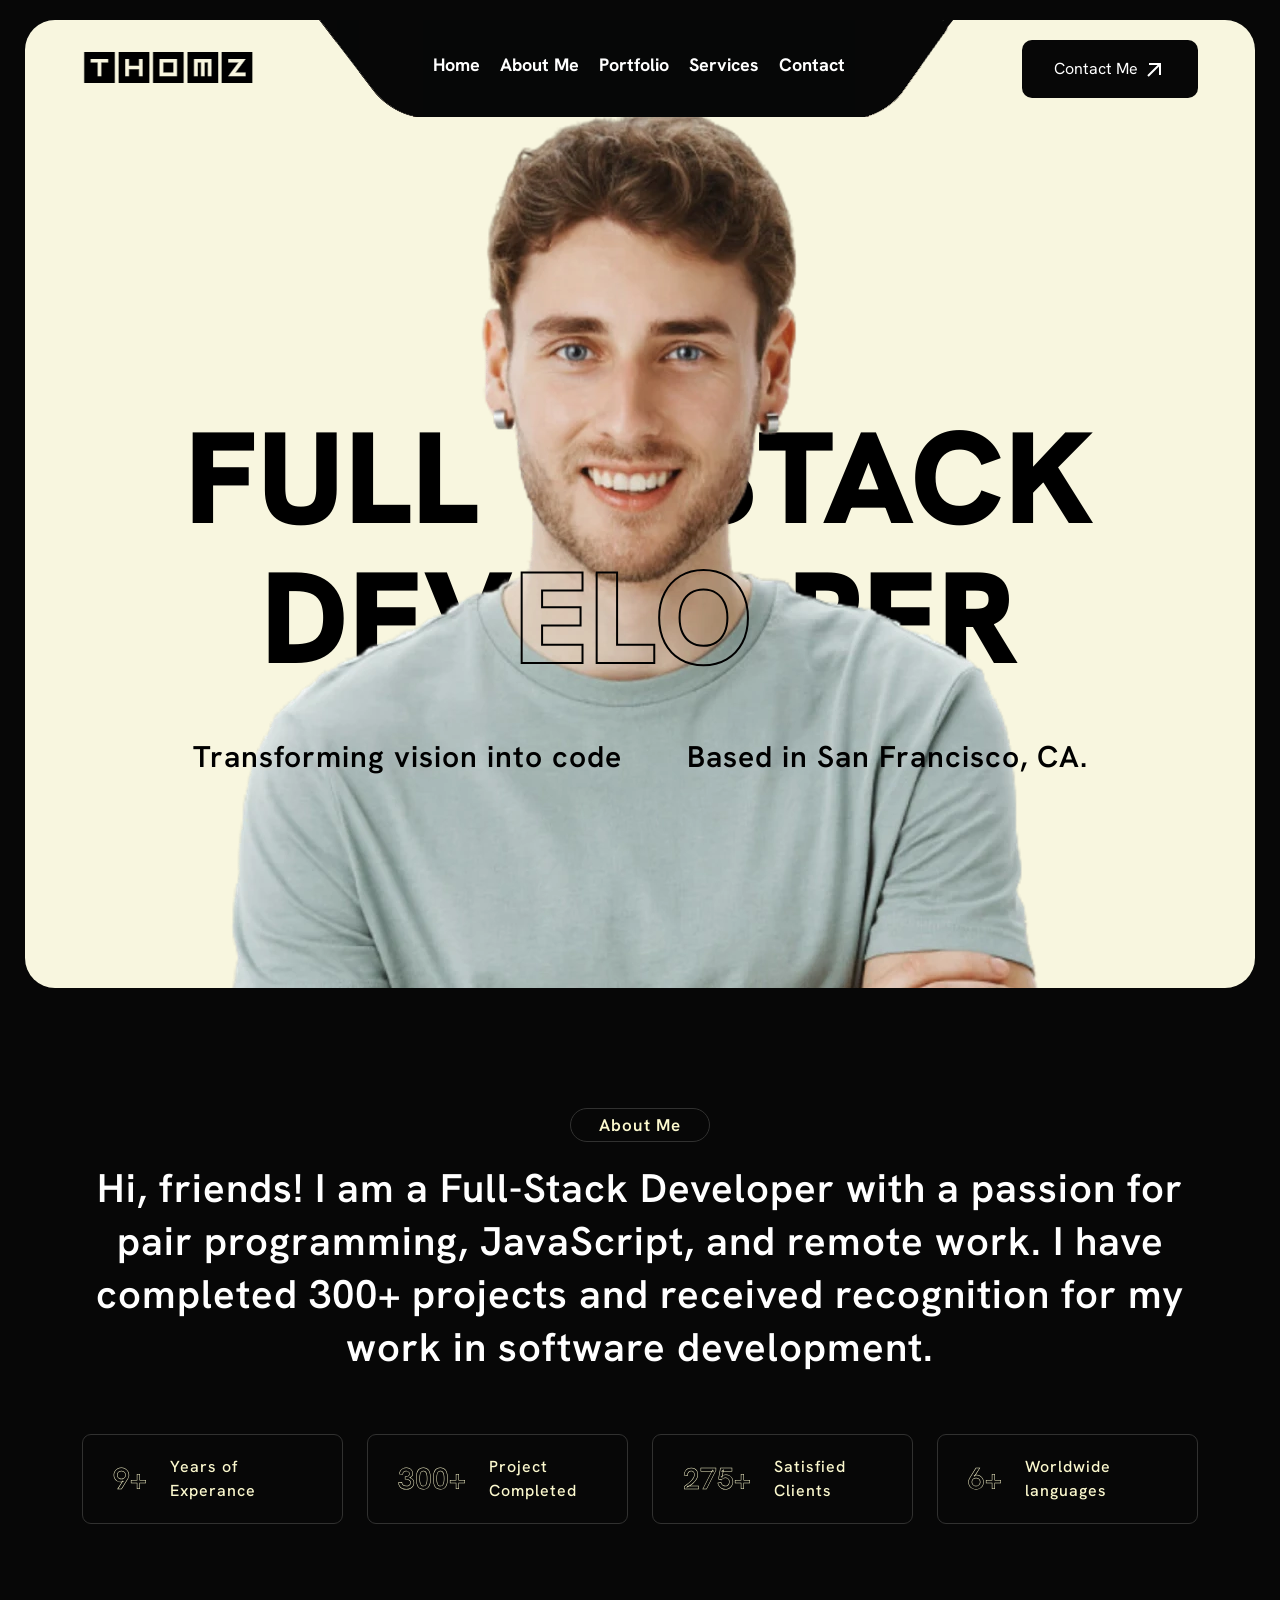
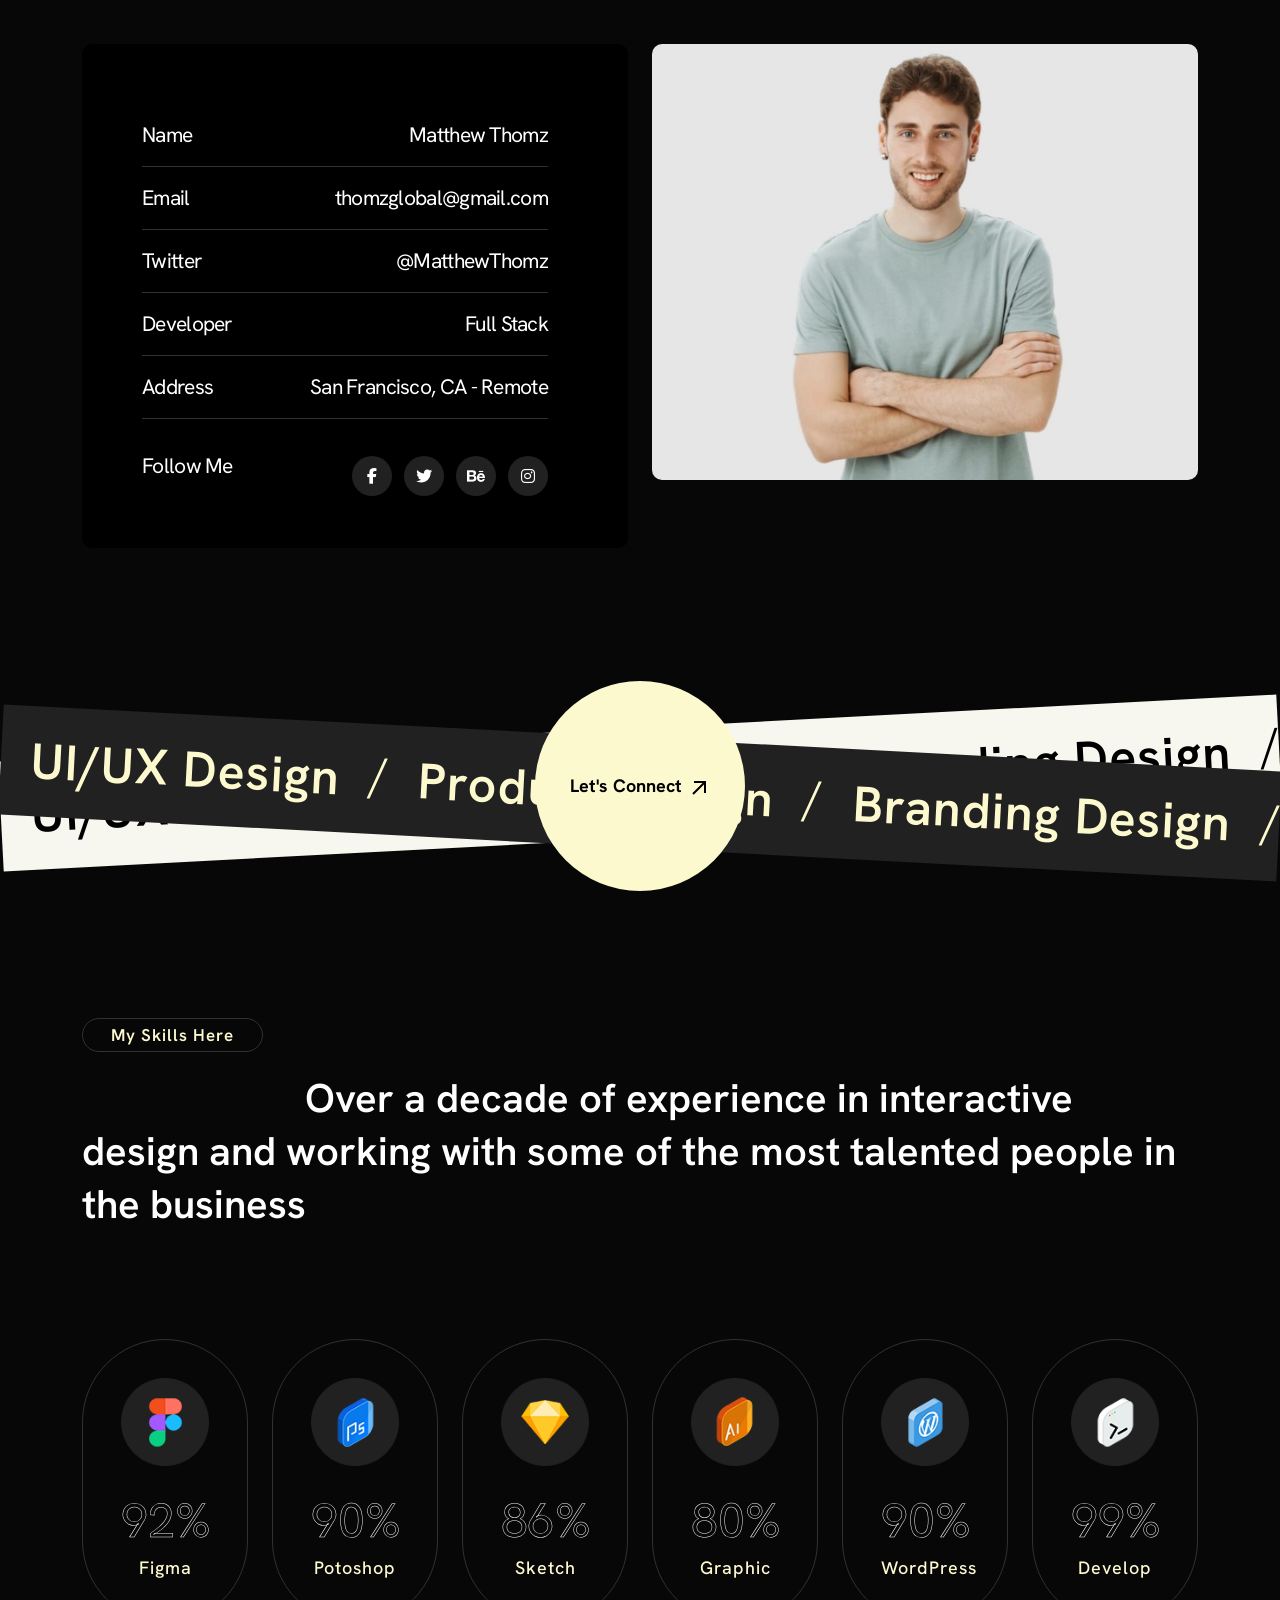
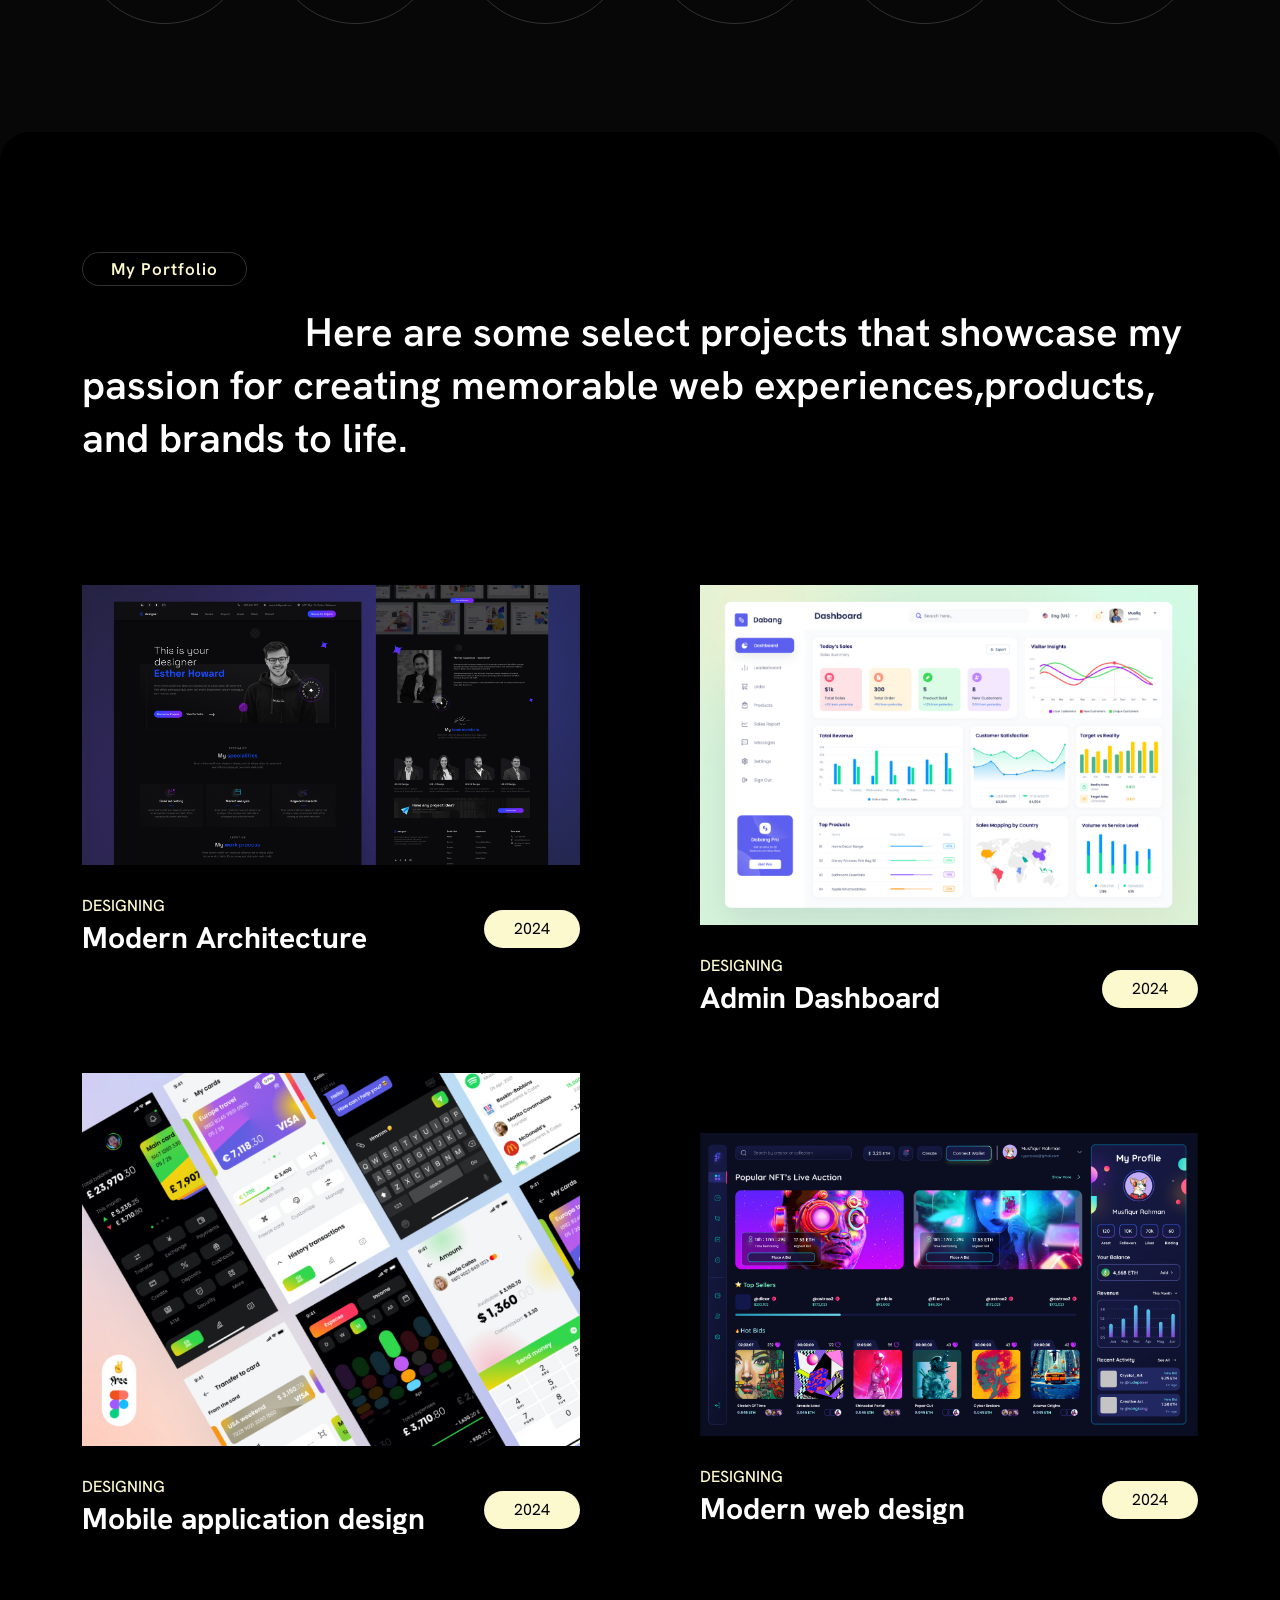
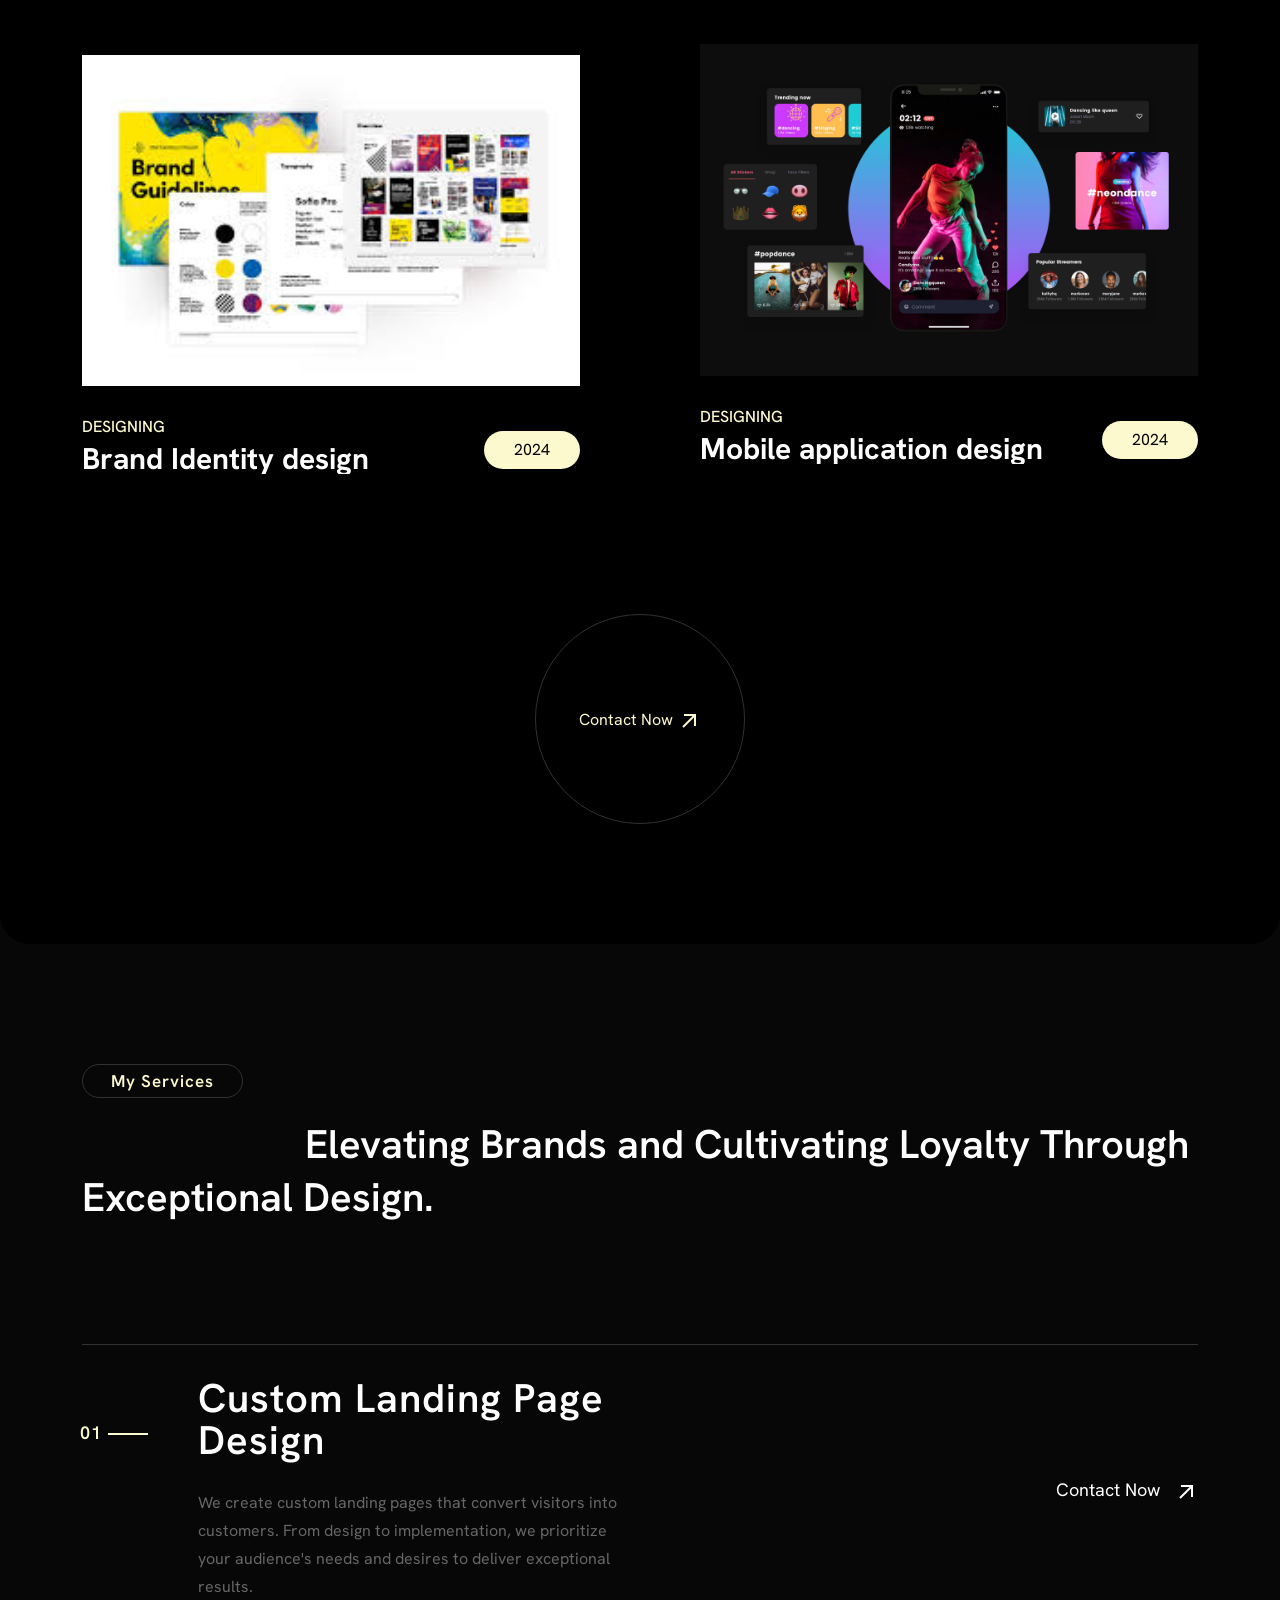
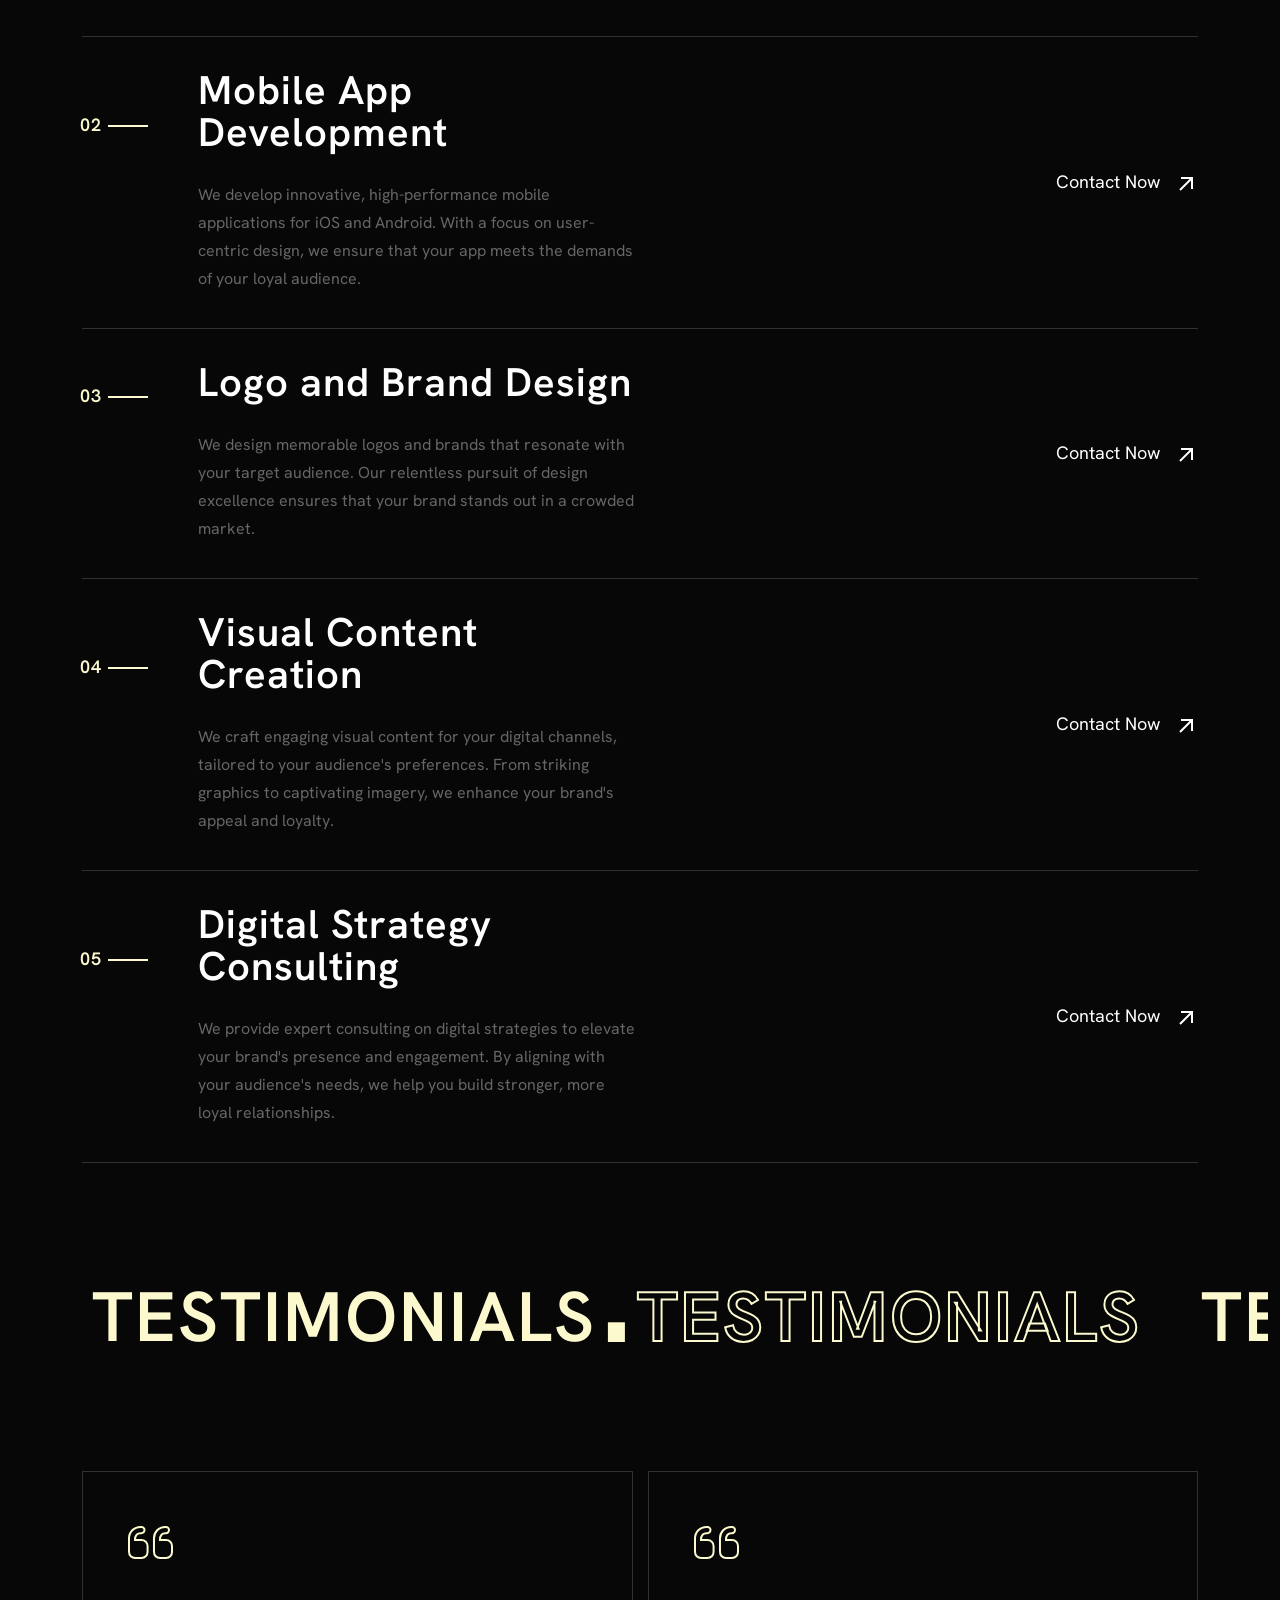
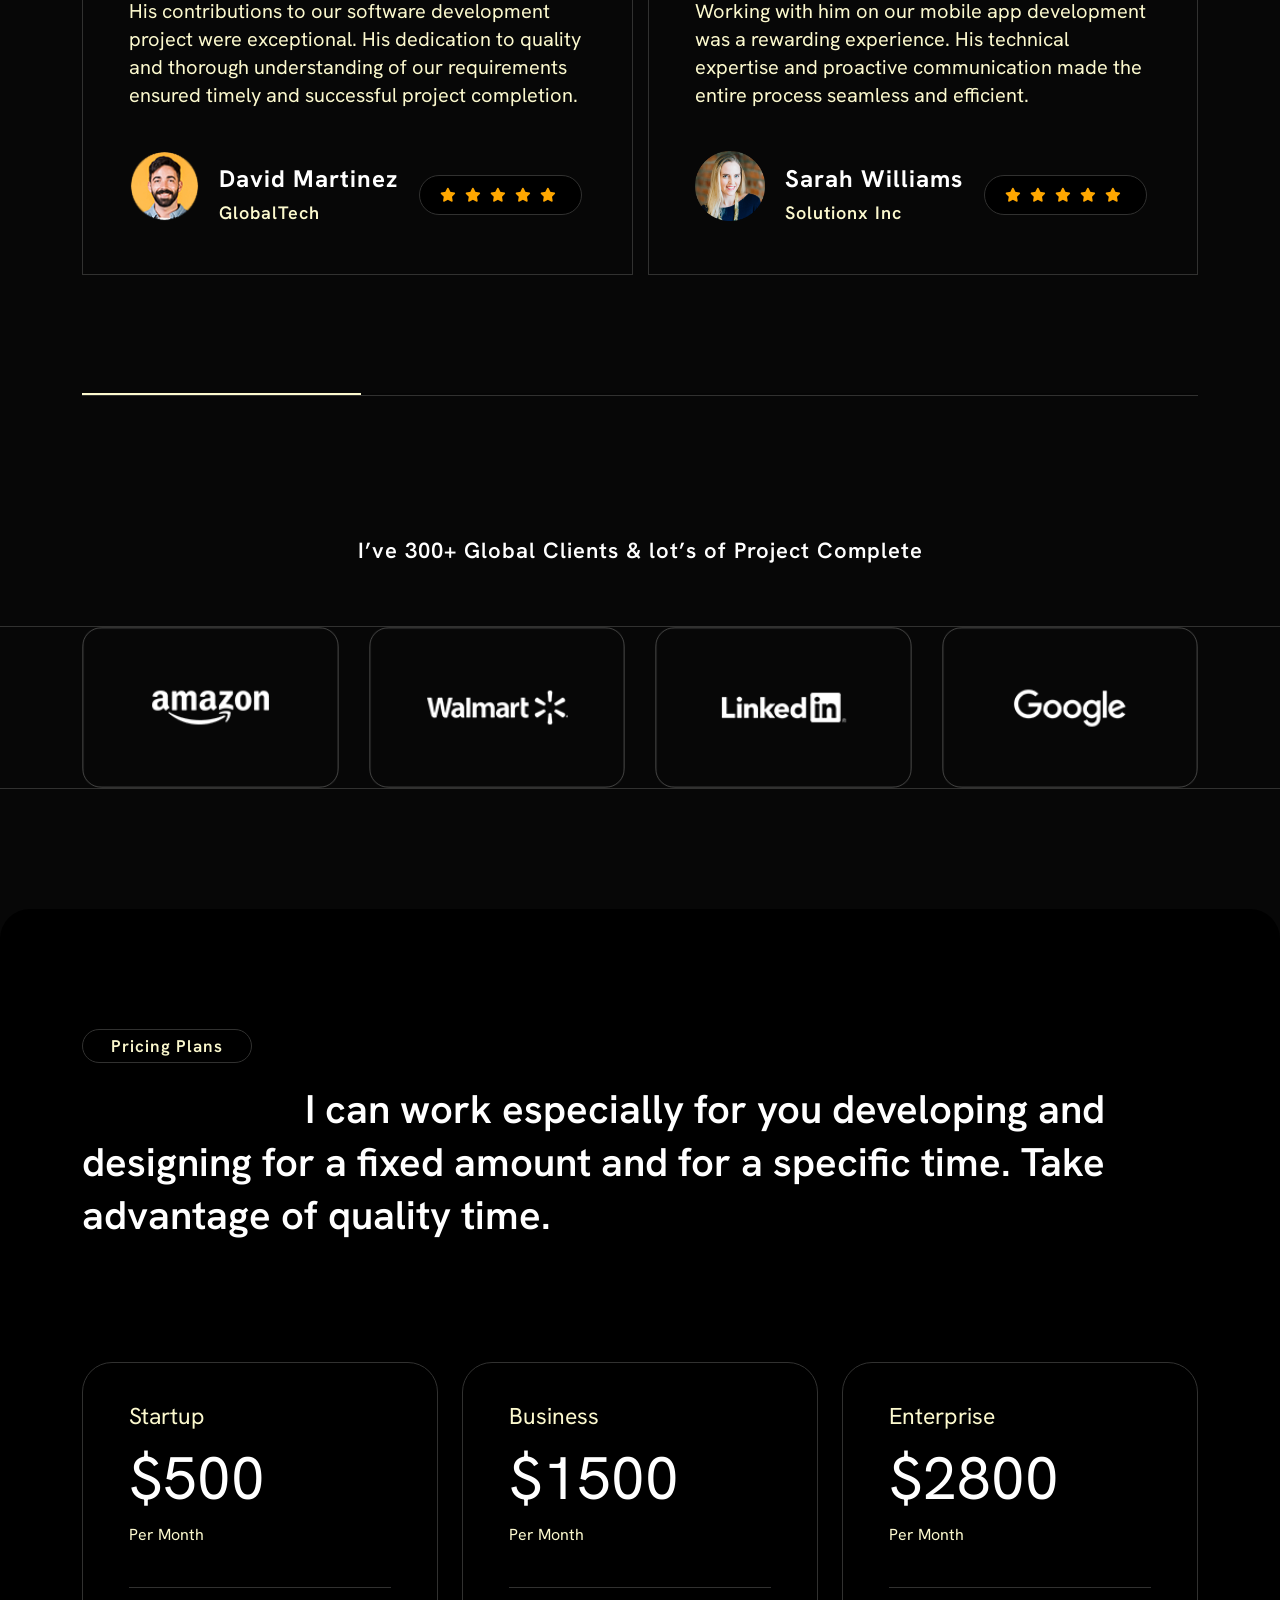
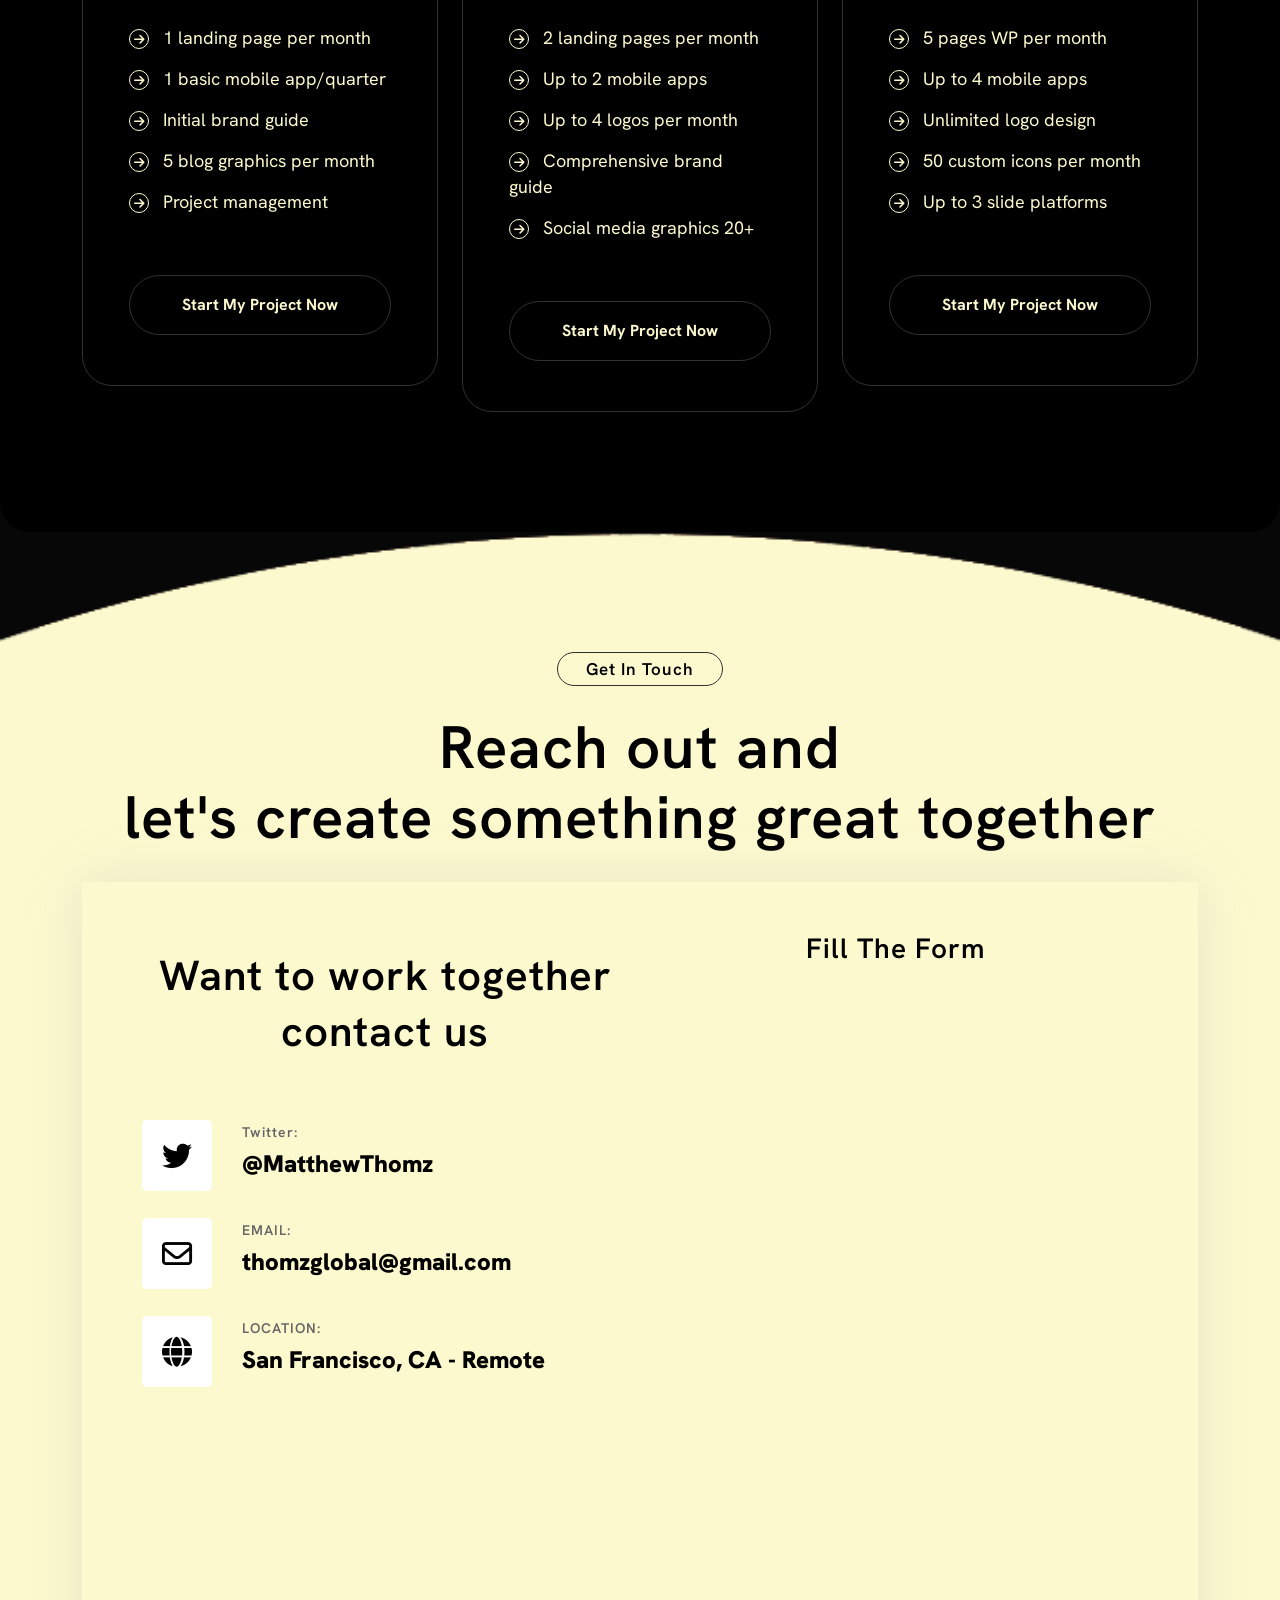
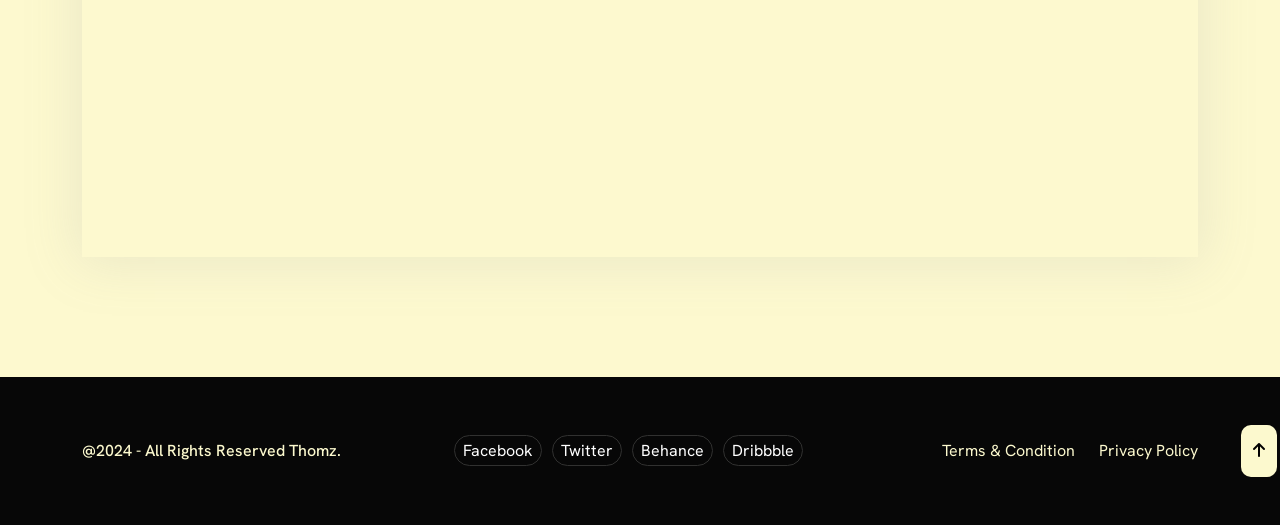
<file: index.html>
<!DOCTYPE html>
<html lang="en">
    
<head>
        <meta charset="UTF-8" />
        <meta http-equiv="X-UA-Compatible" content="IE=edge" />
        <meta name="viewport" content="width=device-width, initial-scale=1.0" />
        <meta name="description" content="Thomz - Freelance Developer">
        <meta name="author" content="Thomz">
        <!-- =============== PAGE TITLE =============== -->
        <title>Thomz - Freelance Developer</title>
        <!-- ============= FAVICON ICON ============= -->
        <link rel="shortcut icon" href="assets/img/favicon.png" />
        <!-- ============= CSS ============= -->
        <!-- BOOTSTRAP -->
        <link rel="stylesheet" href="assets/css/vendors/bootstrap.min.css" />
        <!-- ANIMATE -->
        <link rel="stylesheet" href="assets/css/vendors/animate.min.css" />
        <!-- FONT AWESOME -->
        <link rel="stylesheet" href="assets/css/vendors/all.min.css">
        <!-- CUBE PORTFOLIO -->
        <link rel="stylesheet" type="text/css" href="assets/css/vendors/cubeportfolio.min.css">
        <!-- SWIPER -->
        <link rel="stylesheet" href="assets/css/vendors/swiper.css" />
         <!--OWL -->
        <link rel="stylesheet" href="assets/css/vendors/owl.carousel.min.css" />
        <link rel="stylesheet" href="assets/css/vendors/owl.theme.default.min.css" />
        <!-- MAGNIFIC POPUP -->
        <link rel="stylesheet" href="assets/css/vendors/magnific-popup.css" type="text/css" />
        <!-- MAIN STYLE -->
        <link rel="stylesheet" href="assets/css/style.css" />
    </head>
    <!-- ============= BODY ============= -->
    <body id="body" data-spy="scroll" data-target=".one-page-header">
        
        <!-- ============= WRAPPER ============= -->
        <div class="wrapper">
   
            <!-- Cursor -->
	<div class="cursor"></div>
	<div class="cursor-follower"></div>
	<!-- Cursor End -->

            <!-- =============START HEADER ============= -->
            <header class="header-main-block header-style sticky-header">
                <div class="container">
                    <div class="cd-header-block">
                        <nav id="navigation" class="navigation">

                            <!-- Logo Area Start -->
                            <div class="nav-header">
                                <a class="nav-brand" href="index.html"><img src="assets/img/logo.png" alt="" class="img-fulid d-block" /> </a>
                                <div class="nav-toggle"></div>
                                <div class="overlay"></div>
                            </div>
                            <!-- End Logo Are -->
                            
                            <!-- Contact Are -->
                            <div class="header-contact page-scroll">
                                <a href="#contact">Contact Me  <svg xmlns="http://www.w3.org/2000/svg" width="20" height="20" class="sm_svg"><path d="M7 7h8.586L5.293 17.293l1.414 1.414L17 8.414V17h2V5H7v2z"/></svg> </a>
                            </div>
                            <!-- Contact Are -->
                            
                                <!-- Main Menus Wrapper -->
                            <div class="nav-menus-wrapper">
                                <img class="header-menu-bg" src="assets/img/menuleft.png" alt="Before">
                                <button type="button" class="close-nav">
                                <i class="fa-regular fa-circle-xmark"></i>
                            </button>
                                <ul class="nav-menu nav-menu-centered" id="mobile-menu">
                                    <li class="page-scroll"><a href="#body">Home</a></li>
                                    <li class="page-scroll"><a href="#about">About Me</a></li>
                                    <li class="page-scroll"><a href="#portfolio">Portfolio</a></li>
                                    <li class="page-scroll"><a href="#services">Services</a></li>
                                    <li class="page-scroll"><a href="#contact">Contact</a></li>
                                    <li class="menu-contact-list page-scroll"><a href="#contact">Contact</a></li>
                                </ul>
                                <img class="header-menu-bg" src="assets/img/menuright.png" alt="After">
                             <!-- Main Menus Wrapper -->
                            </div>
                        </nav>
                    </div>
                </div>
            </header>
            <!-- ============= END HEADER ========== -->


            <!-- ============= START BANNER BLOCK ============= -->
            <section class="banner-block clearfix" id="top">
                <div class="full-width-block">
                    <div class="container">
                        <div class="banner-block-content">
                            <div class="row align-items-center">
                                <div class="col col-xl-1 col-lg-1 col-md-1 col-12 order-md-1 order-2">
                                       
                                    </div>
                                <div class="col col-xl-10 col-lg-10 col-md-10 col-12 order-md-2 order-1 banner-center">
                                    <div class="banner-image"><img src="assets/img/banner1.webp" alt="" /></div>
                                    <div class="banner-content">
                                        <h1>FULL<span class="back-text"></span>&nbsp; ---STACK <br>DEV<span class="fornt-text">ELO</span> PER</h1>
                                    </div>
                                    <div class="banner-sub-content ">
                                     <div class="d-flex justify-content-lg-between align-items-center">
                                        <h3 class="text-left">Transforming vision into code</h3>
                                        <h3 class="text-right">Based in San Francisco, CA.</h3>
                                    </div>
                                   </div>
                                </div>
                                <div class="col col-xl-1 col-lg-1 col-md-1 col-12 order-md-3 order-3">
                                   
                                </div>


                            </div>
                        </div>
                    </div>
                </div>
            </section>
            <!-- ============= END BANNER BLOCK ============= -->

            
                
          

            <!-- ============= START ABOUT BLOCK ============= -->
            <section class="about-block home-main-contant-style-2" id="about">
                <div class="full-width-about-block">
                    <div class="container">
                        <div class="section-title">
                            <h2 class="section-heading">About Me</h2>
                            <div class="about-content">
                                <h1>Hi, friends! I am a Full-Stack Developer with a passion for pair programming, JavaScript, and remote work. I have completed 300+ projects and received recognition for my work in software development.</h1>
                            </div>
                        </div>
                    </div>
                </div>
            </section>
            <!-- ============= END ABOUT BLOCK ============= -->




            <!--============= START COUNTER=============-->
            <section class="home-main-contant-style-5">
                <div class="container">
                    <div class="home-counter-block">
                        <div class="row">
                            <div class="col-xl-3 col-lg-3 col-md-6 col-sm-6">
                                <div class="single-count counter-item d-flex justify-content-lg-between align-items-center">
                                    <div class="counter-text"><span class="count">9</span>+</div>
                                    <h4>Years of Experance</h4>
                                </div>
                            </div>
                            <div class="col-xl-3 col-lg-3 col-md-6 col-sm-6">
                                <div class="single-count counter-item counter-item d-flex justify-content-lg-between align-items-center">
                                    <div class="counter-text"><span class="count">300</span>+</div>
                                    <h4>Project Completed</h4>
                                </div>
                            </div>

                            <div class="col-xl-3 col-lg-3 col-md-6 col-sm-6">
                                <div class="single-count counter-item  counter-item d-flex justify-content-lg-between align-items-center">
                                    <div class="counter-text"><span class="count">275</span>+</div>
                                    <h4>Satisfied Clients</h4>
                                </div>
                            </div>
                            <div class="col-xl-3 col-lg-3 col-md-6 col-sm-6">
                                <div class="single-count counter-item counter-last-block  counter-item d-flex justify-content-lg-between align-items-center">
                                    <div class="counter-text"><span class="count">6</span>+</div>
                                    <h4>Worldwide languages</h4>
                                </div>
                            </div>
                        </div>       
                    </div>
                </div>
            </section>
            <!--============= END COUNTER =============-->



            <!--============= START INFORMATION=============-->
            <section class="home-main-contant-style-6">
                <div class="container">
                    <div class="home-about-content-block">
                        <div class="row">
                            <div class="col-xl-6 col-lg-12 col-md-12 col-sm-12">
                                <div class="about-left-content">
                                    <ul>
                                        <li class="d-flex align-items-center justify-content-between">
                                            <div class="about-list-content-left">
                                                <h5>Name</h5>
                                            </div>
                                            <div class="about-list-content-right">
                                                <h5>Matthew Thomz</h5>
                                            </div> 
                                        </li>
                                        <li class="d-flex align-items-center justify-content-between">
                                            <div class="about-list-content-left">
                                                <h5>Email</h5>
                                            </div>
                                            <div class="about-list-content-right">
                                                <h5>thomzglobal@gmail.com</h5>
                                            </div> 
                                        </li>
                                        <li class="d-flex align-items-center justify-content-between">
                                            <div class="about-list-content-left">
                                                <h5>Twitter</h5>
                                            </div>
                                            <div class="about-list-content-right">
                                                <h5>@MatthewThomz</h5>
                                            </div> 
                                        </li>
                                        <li class="d-flex align-items-center justify-content-between">
                                            <div class="about-list-content-left">
                                                <h5>Developer</h5>
                                            </div>
                                            <div class="about-list-content-right">
                                                <h5>Full Stack</h5>
                                            </div> 
                                        </li>
                                        <li class="d-flex align-items-center justify-content-between">
                                            <div class="about-list-content-left">
                                                <h5>Address</h5>
                                            </div>
                                            <div class="about-list-content-right">
                                                <h5>San Francisco, CA - Remote</h5>
                                            </div> 
                                        </li>
                                        <li class="d-flex align-items-center justify-content-between">
                                            <div class="about-list-content-left">
                                                <h5>Follow Me</h5>
                                            </div>
                                            <div class="about-list-content-right social-icon-list">
                                                <ul>
                                                    <li><a href="https://www.facebook.com/profile.php?id=61558241614737"><i class="fa-brands fa-facebook-f"></i></a></li>
                                                    <li><a href="https://twitter.com/MatthewThomz"><i class="fa-brands fa-twitter"></i></a></li>
                                                    <li><a href="#"><i class="fa-brands fa-behance"></i></a></li>
                                                    <li><a href="#"> <i class="fa-brands fa-instagram"></i></a></li>
                                                </ul>
                                            </div> 
                                        </li>
                                    </ul>
                                </div>
                            </div>
                            <div class="col-xl-6 col-lg-12 col-md-12 col-sm-12">
                                <div class="about-right-content">
                                    <img class="border-radius-10" src="assets/img/about/about.jpg" alt="about me" />
                                </div>
                            </div>
                        </div>       
                    </div>
                </div>
            </section>
            <!--============= END INFORMATION =============-->

        
            
      <!--============= START MARQUEE SLIDER=============-->
            <div class="marquee-slider-section">
                    <div class="marquee-slider-block">
                        <div class="slide-roll">
                            <div class="roll-box">
                                <div class="roll-item">
                                    <div class="roll-title d-flex align-items-center">
                                        <h4 class="title">UI/UX Design</h4>
                                    </div>
                                </div>
                                <span class="portal-icon">/</span>
                                <div class="roll-item">
                                    <div class="roll-title d-flex align-items-center">
                                        <h4 class="title">Product Design</h4>
                                    </div>
                                </div>
                                <span class="portal-icon">/</span>
                                <div class="roll-item">
                                    <div class="roll-title d-flex align-items-center">
                                        <h4 class="title">Branding Design</h4>
                                    </div>
                                </div>
                                <span class="portal-icon">/</span>
                                <div class="roll-item">
                                    <div class="roll-title d-flex align-items-center">
                                        <h4 class="title">Art Director</h4>
                                    </div>
                                </div>
                                <span class="portal-icon">/</span>
                                <div class="roll-item">
                                    <div class="roll-title d-flex align-items-center">
                                        <h4 class="title">Illustration</h4>
                                    </div>
                                </div>
                            </div>
                            <div class="roll-box">
                                <div class="roll-item">
                                    <div class="roll-title d-flex align-items-center">
                                        <h4 class="title">UI/UX Design</h4>
                                    </div>
                                </div>
                                <span class="portal-icon">/</span>
                                <div class="roll-item">
                                    <div class="roll-title d-flex align-items-center">
                                        <h4 class="title">Product Design</h4>
                                    </div>
                                </div>
                                <span class="portal-icon">/</span>
                                <div class="roll-item">
                                    <div class="roll-title d-flex align-items-center">
                                        <h4 class="title">Branding Design</h4>
                                    </div>
                                </div>
                                <span class="portal-icon">/</span>
                                <div class="roll-item">
                                    <div class="roll-title d-flex align-items-center">
                                        <h4 class="title">Art Director</h4>
                                    </div>
                                </div>
                                <span class="portal-icon">/</span>
                                <div class="roll-item">
                                    <div class="roll-title d-flex align-items-center">
                                        <h4 class="title">Illustration</h4>
                                    </div>
                                </div>
                            </div>
                        </div>
                    </div>
    <div class="text-slider-btn"><a href="#contact">Let's Connect <svg xmlns="http://www.w3.org/2000/svg" width="24" height="24" class="sm_svg"><path d="M7 7h8.586L5.293 17.293l1.414 1.414L17 8.414V17h2V5H7v2z"/></svg></a></div>
                    <div class="marquee-slider-block-three">
                        <div class="slide-roll">
                            <div class="roll-box roll-box-revers">
                                <div class="roll-item">
                                    <div class="roll-title d-flex align-items-center">
                                        <h4 class="title">UI/UX Design</h4>
                                    </div>
                                </div>
                                <span class="portal-icon">/</span>
                                <div class="roll-item">
                                    <div class="roll-title d-flex align-items-center">
                                        <h4 class="title">Product Design</h4>
                                    </div>
                                </div>
                                <span class="portal-icon">/</span>
                                <div class="roll-item">
                                    <div class="roll-title d-flex align-items-center">
                                        <h4 class="title">Branding Design</h4>
                                    </div>
                                </div>
                                <span class="portal-icon">/</span>
                                <div class="roll-item">
                                    <div class="roll-title d-flex align-items-center">
                                        <h4 class="title">Art Director</h4>
                                    </div>
                                </div>
                                <span class="portal-icon">/</span>
                                <div class="roll-item">
                                    <div class="roll-title d-flex align-items-center">
                                        <h4 class="title">Illustration</h4>
                                    </div>
                                </div>
                            </div>
                            <div class="roll-box roll-box-revers">
                                <div class="roll-item">
                                    <div class="roll-title d-flex align-items-center">
                                        <h4 class="title">UI/UX Design</h4>
                                    </div>
                                </div>
                                <span class="portal-icon">/</span>
                                <div class="roll-item">
                                    <div class="roll-title d-flex align-items-center">
                                        <h4 class="title">Product Design</h4>
                                    </div>
                                </div>
                                <span class="portal-icon">/</span>
                                <div class="roll-item">
                                    <div class="roll-title d-flex align-items-center">
                                        <h4 class="title">Branding Design</h4>
                                    </div>
                                </div>
                                <span class="portal-icon">/</span>
                                <div class="roll-item">
                                    <div class="roll-title d-flex align-items-center">
                                        <h4 class="title">Art Director</h4>
                                    </div>
                                </div>
                                <span class="portal-icon">/</span>
                                <div class="roll-item">
                                    <div class="roll-title d-flex align-items-center">
                                        <h4 class="title">Illustration</h4>
                                    </div>
                                </div>
                            </div>
                        </div>
                    </div>
                </div>
        <!--============= END MARQUEE SLIDER=============-->
       



            <!-- ============= START SKILLS BLOCK ============= -->
            <section class="skills-block home-main-contant-style-2">
                <div class="container">
                    <div class="section-title">
                        <h2 class="section-heading">My Skills Here</h2>
                        <div class="about-content">
                            <h1><span>Over a decade of experience</span> in interactive design 
and working with some of the most talented people in the business</h1>
                        </div>
                    </div>
                    <div class="skills-block-content">
                    <div class="row">
                        <div class="col-xl-2 col-lg-2 col-md-4 col-sm-6 text-center">
                            <div class="skills-list">
                                <div class="skills-icon"><img src="assets/img/skills/01.png" alt="skills" /></div>
                                <div class="skills-percentage">92%</div>
                                <h4 class="skills-title">Figma</h4>
                            </div>  
                        </div>
                        <div class="col-xl-2 col-lg-2 col-md-4 col-sm-6 text-center">
                            <div class="skills-list">
                                <div class="skills-icon"><img src="assets/img/skills/02.png" alt="skills" /></div>
                                <div class="skills-percentage">90%</div>
                                <h4 class="skills-title">Potoshop</h4>
                            </div>  
                        </div>

                        <div class="col-xl-2 col-lg-2 col-md-4 col-sm-6 text-center">
                            <div class="skills-list">
                                <div class="skills-icon"><img src="assets/img/skills/03.png" alt="skills" /></div>
                                <div class="skills-percentage">86%</div>
                                <h4 class="skills-title">Sketch</h4>
                            </div>  
                        </div>

                        <div class="col-xl-2 col-lg-2 col-md-4 col-sm-6 text-center">
                            <div class="skills-list">
                                <div class="skills-icon"><img src="assets/img/skills/04.png" alt="skills" /></div>
                                <div class="skills-percentage">80%</div>
                                <h4 class="skills-title">Graphic</h4>
                            </div>  
                        </div>

                        <div class="col-xl-2 col-lg-2 col-md-4 col-sm-6 text-center">
                            <div class="skills-list">
                                <div class="skills-icon"><img src="assets/img/skills/05.png" alt="skills" /></div>
                                <div class="skills-percentage">90%</div>
                                <h4 class="skills-title">WordPress</h4>
                            </div>  
                        </div>

                        <div class="col-xl-2 col-lg-2 col-md-4 col-sm-6 text-center">
                            <div class="skills-list">
                                <div class="skills-icon"><img src="assets/img/skills/06.png" alt="skills" /></div>
                                <div class="skills-percentage">99%</div>
                                <h4 class="skills-title">Develop</h4>
                            </div>  
                        </div>
                    </div>
                    </div>
                    </div>
            </section>
            <!-- ============= END SKILLS BLOCK ============= -->



            <!-- ============= START PORTFOLIO BLOCK ============= -->
            <section class="portfolio-block home-main-contant-style-2" id="portfolio">
                <div class="container">
                    <div class="section-title">
                        <h2 class="section-heading">My Portfolio</h2>
                         <div class="about-content">
                             <h1><span>Here are some select projects</span> that showcase my passion 
for creating memorable web experiences,products, and brands to life.</h1>
                        </div>
                    </div>
                    <div class="home-main-contant-style">
                    <div id="js-grid-lightbox-gallery" class="cbp">
                        <div class="cbp-item graphic">
                              <a href="#contact" class="cbp-caption cbp-singlePageInline" data-title="World Clock Widget<br>by Paul Flavius Nechita" rel="nofollow">
                <div class="cbp-caption-defaultWrap">
                    <img src="assets/img/portfolio/1.png" alt="">
                </div>
                            <div class="cbp-1-title-bg d-flex align-items-center justify-content-between">
                                <div class="cbp-footer-title">
                                    <div class="cbp-l-grid-projects-desc">Designing</div>
                                    <div class="cbp-l-grid-projects-title">Modern Architecture</div>
                                </div>
                                <div class="cbp-footer-year">
                                    <span>2024</span>
                                </div>      
                            </div>
                                   </a>
                        </div>
                        <div class="cbp-item web-design logos identity graphic">
            <a href="#contact" class="cbp-caption cbp-singlePageInline" data-title="Bolt UI<br>by Tiberiu Neamu" rel="nofollow">
                <div class="cbp-caption-defaultWrap">
                    <img src="assets/img/portfolio/2.png" alt="">
                </div>
                 <div class="cbp-1-title-bg d-flex align-items-center justify-content-between">
                                <div class="cbp-footer-title">
                                    <div class="cbp-l-grid-projects-desc">Designing</div>
                                    <div class="cbp-l-grid-projects-title">Admin Dashboard</div>
                                </div>
                                <div class="cbp-footer-year">
                                    <span>2024</span>
                                </div>      
                            </div>
            </a>
        </div>
        <div class="cbp-item graphic print identity">
            <a href="#contact" class="cbp-caption cbp-singlePageInline" data-title="WhereTO App<br>by Tiberiu Neamu" rel="nofollow">
                <div class="cbp-caption-defaultWrap">
                    <img src="assets/img/portfolio/3.jpg" alt="">
                </div>
                 <div class="cbp-1-title-bg d-flex align-items-center justify-content-between">
                                <div class="cbp-footer-title">
                                    <div class="cbp-l-grid-projects-desc">Designing</div>
                                    <div class="cbp-l-grid-projects-title">Mobile application design</div>
                                </div>
                                <div class="cbp-footer-year">
                                    <span>2024</span>
                                </div>      
                            </div>
            </a>
        </div>
        <div class="cbp-item web-design motion logos">
            <a href="#contact" class="cbp-caption cbp-singlePageInline" data-title="iDevices<br>by Tiberiu Neamu" rel="nofollow">
                <div class="cbp-caption-defaultWrap">
                    <img src="assets/img/portfolio/4.png" alt="">
                </div>
                 <div class="cbp-1-title-bg d-flex align-items-center justify-content-between">
                                <div class="cbp-footer-title">
                                    <div class="cbp-l-grid-projects-desc">Designing</div>
                                    <div class="cbp-l-grid-projects-title">Modern web design</div>
                                </div>
                                <div class="cbp-footer-year">
                                    <span>2024</span>
                                </div>      
                            </div>
            </a>
        </div>
        <div class="cbp-item identity graphic print">
            <a href="#contact" class="cbp-caption cbp-singlePageInline" data-title="Seemple* Music for iPad<br>by Tiberiu Neamu" rel="nofollow">
                <div class="cbp-caption-defaultWrap">
                    <img src="assets/img/portfolio/5.jpg" alt="">
                </div>
                 <div class="cbp-1-title-bg d-flex align-items-center justify-content-between">
                                <div class="cbp-footer-title">
                                    <div class="cbp-l-grid-projects-desc">Designing</div>
                                    <div class="cbp-l-grid-projects-title">Mobile application design</div>
                                </div>
                                <div class="cbp-footer-year">
                                    <span>2024</span>
                                </div>      
                            </div>
            </a>
        </div>
        <div class="cbp-item motion print logos web-design">
            <a href="#contact" class="cbp-caption cbp-singlePageInline" data-title="Remind~Me Widget<br>by Tiberiu Neamu" rel="nofollow">
                <div class="cbp-caption-defaultWrap">
                    <img src="assets/img/portfolio/6.jpg" alt="">
                </div>
                 <div class="cbp-1-title-bg d-flex align-items-center justify-content-between">
                                <div class="cbp-footer-title">
                                    <div class="cbp-l-grid-projects-desc">Designing</div>
                                    <div class="cbp-l-grid-projects-title">Brand Identity design</div>
                                </div>
                                <div class="cbp-footer-year">
                                    <span>2024</span>
                                </div>      
                            </div>
            </a>
        </div>
                    </div>
                        
                     <div class="portfolio-contact-btn"><a href="#contact">Contact Now <svg xmlns="http://www.w3.org/2000/svg" width="24" height="24" class="sm_svg"><path d="M7 7h8.586L5.293 17.293l1.414 1.414L17 8.414V17h2V5H7v2z"/></svg></a></div>

                </div>
                </div>

            </section>
            <!-- ============= END PORTFOLIO BLOCK ============= -->


            <!-- ============= START SERVICE BLOCK ============= -->
            <section class="service-block home-main-contant-style-2" id="services">
                <div class="container">
                    <div class="section-title home-main-contant-style-3">
                        <h2 class="section-heading">My Services</h2>
                        <div class="about-content">
                            <h1><span>Elevating Brands and Cultivating Loyalty Through Exceptional Design.</h1>
                        </div>
                    </div>
                    <div class="row">
                        <div class="col-lg-12">
                            <div class="service-item">
                                <div class="service-content d-flex align-items-center justify-content-start">
                                    <h5 class="service-number">01</h5>
                                    <div class="service-content">
                                        <h3><a class="service-title" href="#">Custom Landing Page Design</a></h3>
                                    <p class="service-desc">We create custom landing pages that convert visitors into customers. From design to implementation, we prioritize your audience's needs and desires to deliver exceptional results.</p>
                                    </div>
                                </div>
                                <div class="service-inner d-flex align-items-center justify-content-end">
                                    <div class="service-inner-image">
                                        <img src="assets/img/service/1.png" alt="Image">
                                    </div>
                                    <div class="service-btn">
                                        <a href="#contact"><span>Contact Now</span><svg xmlns="http://www.w3.org/2000/svg" width="24" height="24" class="sm_svg"><path d="M7 7h8.586L5.293 17.293l1.414 1.414L17 8.414V17h2V5H7v2z"/></svg></a>
                                    </div>
                                </div>
                            </div>
                              <div class="service-item">
                                <div class="service-content d-flex align-items-center justify-content-start">
                                    <h5 class="service-number">02</h5>
                                    <div class="service-content">
                                        <h3><a class="service-title" href="#">Mobile App Development</a></h3>
                                    <p class="service-desc">We develop innovative, high-performance mobile applications for iOS and Android. With a focus on user-centric design, we ensure that your app meets the demands of your loyal audience.</p>
                                    </div>
                                </div>
                                <div class="service-inner d-flex align-items-center justify-content-end">
                                    <div class="service-inner-image">
                                        <img src="assets/img/service/2.png" alt="Image">
                                    </div>
                                    <div class="service-btn">
                                       <a href="#contact"><span>Contact Now</span><svg xmlns="http://www.w3.org/2000/svg" width="24" height="24" class="sm_svg"><path d="M7 7h8.586L5.293 17.293l1.414 1.414L17 8.414V17h2V5H7v2z"/></svg></a>
                                    </div>
                                </div>
                            </div>
                            
                              <div class="service-item">
                                <div class="service-content d-flex align-items-center justify-content-start">
                                    <h5 class="service-number">03</h5>
                                    <div class="service-content">
                                        <h3><a class="service-title" href="#">Logo and Brand Design</a></h3>
                                    <p class="service-desc">We design memorable logos and brands that resonate with your target audience. Our relentless pursuit of design excellence ensures that your brand stands out in a crowded market.</p>
                                    </div>
                                </div>
                                <div class="service-inner d-flex align-items-center justify-content-end">
                                    <div class="service-inner-image">
                                        <img src="assets/img/service/3.jpg" alt="Image">
                                    </div>
                                    <div class="service-btn">
                                      <a href="#contact"><span>Contact Now</span><svg xmlns="http://www.w3.org/2000/svg" width="24" height="24" class="sm_svg"><path d="M7 7h8.586L5.293 17.293l1.414 1.414L17 8.414V17h2V5H7v2z"/></svg></a>
                                    </div>
                                </div>
                            </div>
                            
                              <div class="service-item">
                                <div class="service-content d-flex align-items-center justify-content-start">
                                    <h5 class="service-number">04</h5>
                                    <div class="service-content">
                                        <h3><a class="service-title" href="#">Visual Content Creation</a></h3>
                                    <p class="service-desc">We craft engaging visual content for your digital channels, tailored to your audience's preferences. From striking graphics to captivating imagery, we enhance your brand's appeal and loyalty.</p>
                                    </div>
                                </div>
                                <div class="service-inner d-flex align-items-center justify-content-end">
                                    <div class="service-inner-image">
                                        <img src="assets/img/service/4.png" alt="Image">
                                    </div>
                                    <div class="service-btn">
                                     <a href="#contact"><span>Contact Now</span><svg xmlns="http://www.w3.org/2000/svg" width="24" height="24" class="sm_svg"><path d="M7 7h8.586L5.293 17.293l1.414 1.414L17 8.414V17h2V5H7v2z"/></svg></a>
                                    </div>
                                </div>
                              </div>
                              <div class="service-item last-item">
                                <div class="service-content d-flex align-items-center justify-content-start">
                                    <h5 class="service-number">05</h5>
                                    <div class="service-content">
                                        <h3><a class="service-title" href="#">Digital Strategy Consulting</a></h3>
                                    <p class="service-desc">We provide expert consulting on digital strategies to elevate your brand's presence and engagement. By aligning with your audience's needs, we help you build stronger, more loyal relationships.</p>
                                    </div>
                                </div>
                                <div class="service-inner d-flex align-items-center justify-content-end">
                                    <div class="service-inner-image">
                                        <img src="assets/img/service/5.png" alt="Image">
                                    </div>
                                    <div class="service-btn">
                                     <a href="#contact"><span>Contact Now</span><svg xmlns="http://www.w3.org/2000/svg" width="24" height="24" class="sm_svg"><path d="M7 7h8.586L5.293 17.293l1.414 1.414L17 8.414V17h2V5H7v2z"/></svg></a>
                                    </div>
                                </div>
                            </div>
                        </div>
                    </div>
                </div>
            </section>
            <!-- ============= END SERVICE BLOCK ============= -->

            
       <!-- ============= START TESTIMONIAL BLOCK ============= -->
            <section class="home-testimonial-block home-main-contant-style-2">
                <div class="container-fluid">
                   <div class="marquee-slider-section testi-title d-flex justify-content-between align-items-center">
                    <div class="marquee-slider-block section-title">
                        <div class="slide-roll">
                            <div class="roll-box">
                                <div class="roll-item">
                                    <div class="roll-title d-flex align-items-center">
                                        <h1>TESTIMONIALS</h1><span class="dot"></span><h1><span>TESTIMONIALS</span></h1>
                                    </div>
                                </div>
                                <div class="roll-item">
                                    <div class="roll-title d-flex align-items-center">
                                       <h1>TESTIMONIALS</h1><span class="dot"></span><h1><span>TESTIMONIALS</span></h1>
                                    </div>
                                </div>
                            </div>
                            <div class="roll-box">
                                <div class="roll-item">
                                    <div class="roll-title d-flex align-items-center">
                                      <h1>TESTIMONIALS</h1><span class="dot"></span><h1><span>TESTIMONIALS</span></h1>
                                    </div>
                                </div>
                                <div class="roll-item">
                                    <div class="roll-title d-flex align-items-center">
                                      <h1>TESTIMONIALS</h1><span class="dot"></span><h1><span>TESTIMONIALS</span></h1>
                                    </div>
                                </div>
                            </div>
                        </div>
                    </div>
                </div>
                     </div>
 
                    <div class="container">
                    <div class="home-main-contant-style testimonial-slider swiper-container">
                        <div class="swiper-wrapper">
                        <div class="swiper-slide item">
                            <span class="testimonial-icon"><i class="fa-solid fa-quote-left"></i></span>
                            <div class="testimonial-dec">
                                <p>His contributions to our software development project were exceptional. His dedication to quality and thorough understanding of our requirements ensured timely and successful project completion.</p>
                            </div>
                            <div class="testimonial-content d-flex justify-content-lg-between align-items-center">
                           <div class="testimonial-image">
                           <img src="assets/img/client/test2.png" alt="brand" class="slider-img" />
                           <h4 class="testimonial-title">David Martinez</h4>
                           <h5 class="testimonial-sub-title">GlobalTech</h5>
                           </div>
                                <div class="product-content-block">
                         <ul class="list-inline product-review">
                                        <li><i class="rating-selected fa fa-star"></i></li>
                                        <li><i class="rating-selected fa fa-star"></i></li>
                                        <li><i class="rating-selected fa fa-star"></i></li>
                                        <li><i class="rating-selected fa fa-star"></i></li>
                                        <li><i class="rating-selected fa fa-star"></i></li>
                         </ul>   
                               </div>  
                          </div>
                            
                        </div>
                        <div class="swiper-slide item">
                            <span class="testimonial-icon"><i class="fa-solid fa-quote-left"></i></span>
                            <div class="testimonial-dec">
                                <p>Working with him on our mobile app development was a rewarding experience. His technical expertise and proactive communication made the entire process seamless and efficient.</p>
                            </div>
                            <div class="testimonial-content d-flex justify-content-lg-between align-items-center">
                           <div class="testimonial-image">
                           <img src="assets/img/client/client5.png" alt="brand" class="slider-img" />
                           <h4 class="testimonial-title">Sarah Williams</h4>
                           <h5 class="testimonial-sub-title">Solutionx Inc</h5>
                           </div>
                                <div class="product-content-block">
                         <ul class="list-inline product-review">
                                        <li><i class="rating-selected fa fa-star"></i></li>
                                        <li><i class="rating-selected fa fa-star"></i></li>
                                        <li><i class="rating-selected fa fa-star"></i></li>
                                        <li><i class="rating-selected fa fa-star"></i></li>
                                        <li><i class="rating-selected fa fa-star"></i></li>
                         </ul>   
                               </div>  
                          </div>
                            
                        </div>
                        <div class="swiper-slide item">
                            <span class="testimonial-icon"><i class="fa-solid fa-quote-left"></i></span>
                            <div class="testimonial-dec">
                                <p>I've had the pleasure of working with him on several web development projects. His technical proficiency and collaborative approach were key factors in achieving our project goals effectively.</p>
                            </div>
                            <div class="testimonial-content d-flex justify-content-lg-between align-items-center">
                           <div class="testimonial-image">
                           <img src="assets/img/client/test1.png" alt="brand" class="slider-img" />
                           <h4 class="testimonial-title">Michael Smith</h4>
                           <h5 class="testimonial-sub-title">Tech Invitelam</h5>
                           </div>
                                <div class="product-content-block">
                         <ul class="list-inline product-review">
                                        <li><i class="rating-selected fa fa-star"></i></li>
                                        <li><i class="rating-selected fa fa-star"></i></li>
                                        <li><i class="rating-selected fa fa-star"></i></li>
                                        <li><i class="rating-selected fa fa-star"></i></li>
                                        <li><i class="rating-selected fa fa-star"></i></li>
                         </ul>   
                               </div>  
                          </div>
                            
                        </div>
                        <div class="swiper-slide item">
                            <span class="testimonial-icon"><i class="fa-solid fa-quote-left"></i></span>
                            <div class="testimonial-dec">
                                <p>As a designer, I've collaborated with him on multiple website redesigns. His ability to translate design concepts into functional websites has greatly enhanced the success of our projects.</p>
                            </div>
                            <div class="testimonial-content d-flex justify-content-lg-between align-items-center">
                           <div class="testimonial-image">
                           <img src="assets/img/client/client6.png" alt="brand" class="slider-img" />
                           <h4 class="testimonial-title">Emily Johnson</h4>
                           <h5 class="testimonial-sub-title">Pixelwork</h5>
                           </div>
                                <div class="product-content-block">
                         <ul class="list-inline product-review">
                                        <li><i class="rating-selected fa fa-star"></i></li>
                                        <li><i class="rating-selected fa fa-star"></i></li>
                                        <li><i class="rating-selected fa fa-star"></i></li>
                                        <li><i class="rating-selected fa fa-star"></i></li>
                                        <li><i class="rating-selected fa fa-star"></i></li>
                         </ul>   
                               </div>  
                          </div>
                            
                        </div>
                         </div>
                   <!-- Add Pagination -->
		<div class="swiper-pagination"></div>
                    </div>
                   </div>
              
            </section>
            <!-- ============= END TESTIMONIAL BLOCK ============= -->


            <!-- ============= START BRAND BLOCK ============= -->
            <section class="home-brand-block home-main-contant-style">
                <div class="container">
                    <div class="section-title">
                            <h1>I’ve 300+ Global Clients & lot’s of Project Complete</h1>
                    </div>
                     </div>
 
                <div class="project-brands">
                    <div class="container">
                    <div class="client-slider owl-carousel">
                        <div class="slider-item">
                            <img src="assets/img/client/1.png" alt="brand" class="slider-img" />
                        </div>
                        <div class="slider-item">
                            <img src="assets/img/client/2.png" alt="brand" class="slider-img" />
                        </div>
                        <div class="slider-item">
                            <img src="assets/img/client/3.png" alt="brand" class="slider-img" />
                        </div>
                        <div class="slider-item">
                            <img src="assets/img/client/4.png" alt="brand" class="slider-img" />
                        </div>
                        <div class="slider-item">
                            <img src="assets/img/client/5.png" alt="brand" class="slider-img" />
                        </div>
                    </div>
                   </div>
              </div> 
               
            </section>
            <!-- ============= END BRAND BLOCK ============= -->




       <!-- ============= PRICING ============= -->
            <section class="home-main-contant-style pricing-wrapper portfolio-block">
                <div class="container">
                    <div class="section-title">
                        <h2 class="section-heading">Pricing Plans</h2>
                         <div class="about-content">
                             <h1><span>I can work especially for you developing and designing for a fixed amount and for a specific time.
                                Take advantage of quality time.</h1>
                        </div>
                    </div>
                    <div class="pricing-content home-main-contant-style-2">
                        <div class="row gy-5 gy-lg-0">
                            <div class="col-lg-4 col-md-6">
                                <div class="pricing-card">
                                    <span class="pricing-plan">Startup</span>
                                    <div class="pricing-price">
                                        <div class="price">
                                            <div class="price-small-text">$500</div><div class="price-small-text-month">Per Month</div>
                                        </div>
                                    </div>

                                    <ul class="plan-features">
                                        <li class="features-item">
                                            <span class="icon"><i class="fa-solid fa-arrow-right"></i></span>1 landing page per month
                                        </li>
                                        <li class="features-item">
                                            <span class="icon"><i class="fa-solid fa-arrow-right"></i></span>1 basic mobile app/quarter
                                        </li>
                                        <li class="features-item">
                                            <span class="icon"><i class="fa-solid fa-arrow-right"></i></span>Initial brand guide
                                        </li>
                                        <li class="features-item">
                                            <span class="icon"><i class="fa-solid fa-arrow-right"></i></span>5 blog graphics per month
                                        </li>
                                        <li class="features-item">
                                            <span class="icon"><i class="fa-solid fa-arrow-right"></i></span>Project management
                                        </li>
                                    </ul>
                                    <a href="#contact" class="button button-primary">Start My Project Now</a>
                                </div>
                            </div>
                            
                            <div class="col-lg-4 col-md-6">
                                <div class="pricing-card ultra-card">
                                    <span class="pricing-plan">Business</span>
                                    <div class="pricing-price">
                                        <div class="price">
                                            <div class="price-small-text">$1500</div><div class="price-small-text-month">Per Month</div>
                                        </div>
                                    </div>

                                  <ul class="plan-features">
                                        <li class="features-item">
                                            <span class="icon"><i class="fa-solid fa-arrow-right"></i></span>2 landing pages per month
                                        </li>
                                        <li class="features-item">
                                            <span class="icon"><i class="fa-solid fa-arrow-right"></i></span>Up to 2 mobile apps
                                        </li>
                                        <li class="features-item">
                                            <span class="icon"><i class="fa-solid fa-arrow-right"></i></span>Up to 4 logos per month
                                        </li>
                                        <li class="features-item">
                                            <span class="icon"><i class="fa-solid fa-arrow-right"></i></span>Comprehensive brand guide
                                        </li>
                                        <li class="features-item">
                                            <span class="icon"><i class="fa-solid fa-arrow-right"></i></span>Social media graphics 20+
                                        </li>
                                    </ul>
                                    <a href="#contact" class="button button-primary">Start My Project Now</a>
                                </div>
                            </div>
                            
                            <div class="col-lg-4 col-md-6">
                                <div class="pricing-card">
                                    <span class="pricing-plan">Enterprise</span>
                                    <div class="pricing-price">
                                        <div class="price">
                                            <div class="price-small-text">$2800</div><div class="price-small-text-month">Per Month</div>
                                        </div>
                                    </div>

                                    <ul class="plan-features">
                                        <li class="features-item">
                                            <span class="icon"><i class="fa-solid fa-arrow-right"></i></span>5 pages WP per month
                                        </li>
                                        <li class="features-item">
                                            <span class="icon"><i class="fa-solid fa-arrow-right"></i></span>Up to 4 mobile apps
                                        </li>
                                        <li class="features-item">
                                            <span class="icon"><i class="fa-solid fa-arrow-right"></i></span>Unlimited logo design
                                        </li>
                                        <li class="features-item">
                                            <span class="icon"><i class="fa-solid fa-arrow-right"></i></span>50 custom icons per month
                                        </li>
                                        <li class="features-item">
                                            <span class="icon"><i class="fa-solid fa-arrow-right"></i></span>Up to 3 slide platforms
                                        </li>
                                    </ul>
                                    <a href="#contact" class="button button-primary">Start My Project Now</a>
                                </div>
                            </div>
                        </div>
                    </div>
                </div>
            </section>
            <!-- =============END PRICING ============= -->




            <!-- ============= START BLOG BLOCK 
            <section class="blog-block home-main-contant-style-2" id="insights">
                <div class="container">
                    <div class="section-title">
                        <h2 class="section-heading">Latest stories</h2>
                         <div class="about-content">
                             <h1><span>Read our blog and try to see</span> everything from every 
perspective. Our Passion lies in making everything accessible and 
aesthetic for everyone.</h1>
                        </div>
                    </div>
                    
                        <div class="home-main-contant-style">
                          
                               
                                      <div class="blog-item">
                                           <div class="row">
                                <div class="col-md-5">
                                <div class="blog-inner-image">
                                    <img src="assets/img/blog/01.jpg" alt="Image">
                                </div>
                                    </div>
                                 <div class="col-md-7 d-flex justify-content-between align-items-start">
                                <div class="blog-content">
                                    <div class="blog-date"><i class="fa-solid fa-circle"></i>February 12, 2024</div>
                                    <h1><a class="blog-title" href="#"> Creative advertising in our life 
became an info noise</a></h1>
                                    <p class="blog-desc">Duis aute irure dolor in reprehenderit in voluptate velit cupidatat in proident, sunt in culpa qui officia deserunt</p>
                                </div>
                                <div class="blog-btn"><a href="#"><svg xmlns="http://www.w3.org/2000/svg" width="24" height="24" class="sm_svg"><path d="M7 7h8.586L5.293 17.293l1.414 1.414L17 8.414V17h2V5H7v2z"/></svg></a></div>
                                </div>
                            </div>
                        </div>
                                                                  <div class="blog-item">
                                           <div class="row">
                                <div class="col-md-5">
                                <div class="blog-inner-image">
                                    <img src="assets/img/blog/03.jpg" alt="Image">
                                </div>
                                    </div>
                                 <div class="col-md-7 d-flex justify-content-between align-items-start">
                                <div class="blog-content">
                                    <div class="blog-date"><i class="fa-solid fa-circle"></i>February 12, 2024</div>
                                    <h1><a class="blog-title" href="#">Creating a coherent brand 
experience</a></h1>
                                    <p class="blog-desc">Duis aute irure dolor in reprehenderit in voluptate velit cupidatat in proident, sunt in culpa qui officia deserunt</p>
                                </div>
                              <div class="blog-btn"><a href="#"><svg xmlns="http://www.w3.org/2000/svg" width="24" height="24" class="sm_svg"><path d="M7 7h8.586L5.293 17.293l1.414 1.414L17 8.414V17h2V5H7v2z"/></svg></a></div>
                                </div>
                            </div>
                        </div>
                            
                                                                  <div class="blog-item last-item">
                                           <div class="row">
                                <div class="col-md-5">
                                <div class="blog-inner-image">
                                    <img src="assets/img/blog/02.jpg" alt="Image">
                                </div>
                                    </div>
                                 <div class="col-md-7 d-flex justify-content-between align-items-start">
                                <div class="blog-content">
                                    <div class="blog-date"><i class="fa-solid fa-circle"></i>February 12, 2024</div>
                                    <h1><a class="blog-title" href="#">We create some things for your 
success in growth</a></h1>
                                    <p class="blog-desc">Duis aute irure dolor in reprehenderit in voluptate velit cupidatat in proident, sunt in culpa qui officia deserunt</p>
                                </div>
                                     <div class="blog-btn"><a href="#"><svg xmlns="http://www.w3.org/2000/svg" width="24" height="24" class="sm_svg"><path d="M7 7h8.586L5.293 17.293l1.414 1.414L17 8.414V17h2V5H7v2z"/></svg></a></div>
                                </div>
                            </div>
                        </div>
                        </div>
                </div>
            </section>
            END BLOG BLOCK =============-->

            <!-- ============= FOOTER ============= -->
            <footer id="contact">
                <div class="footer-wrapper footer-bg-block" style="background-image: url('assets/img/footer-bg.png')" >
                <div class="container">
                    <div class="section-title text-center">
                        <h2 class="section-heading">Get In Touch</h2>
                        <div class="text-center">
                            <h1>Reach out and <br>
                                let's create something great together </h1>
                        </div>
                        <div class="contact-block-style">
                                    <div class="row">
                                        <div class="col-lg-6 col-md-12">
                                            <div class="main-title-block style-2">
                                                <h1 class="main-title">Want to work together contact us</h1>
                                            </div>
                                            <div class="contact-info-block mb30">
                                                 <div class="cell-number-block contact-info">
                                                    <i class="fa-brands fa-twitter"></i>
                                                    <h6>Twitter:</h6>
                                                    <p><strong>@MatthewThomz</strong></p>
                                                </div>
                                                <div class="email-block contact-info">
                                                    <i class="far fa-envelope"></i>
                                                    <h6>EMAIL:</h6>
                                                    <p><strong>thomzglobal@gmail.com</strong></p>
                                                </div>
                                                <div class="address-block contact-info">
                                                    <i class="fas fa-globe"></i>
                                                    <h6>LOCATION:</h6>
                                                    <p><strong>San Francisco, CA - Remote</strong></p>
                                                </div>
                                                
                                               

                                            </div>
                                        </div>
                                        <div class="col-lg-6 col-md-12">
                                            <div class="contact-form-bg bg-white">
                                                <div class="main-title-block style-2">
                                                    <h1 class="main-title form-right-title">Fill The Form</h1>
                                                </div>

                                                <div class="contact_us_contact_form">
                                                    
                                                   <!---
                                                    <form name="contact-form" id="ContactForm">
                                                        <div class="row">
                                                            <div class="col-md-6 col-sm-12"> 
                                                                <input type="text" class="form-control" id="InputName" name="full_name" placeholder="Enter Name">
                                                            </div>
                                                            <div class="col-md-6 col-sm-12"> 
                                                                <div class="form-group">
                                                                    <input type="email" class="form-control" id="InputEmail" name="email" placeholder="Enter Email">
                                                                </div>
                                                            </div>
                                                            <div class="col-md-6 col-sm-12">
                                                                <input type="text" class="form-control" id="InputMobile" name="mobile" placeholder="Enter Mobile">
                                                            </div>
                                                            <div class="col-md-6 col-sm-12">
                                                                <div class="form-group">
                                                                    <input type="text" class="form-control" id="InputSubject" name="subject" placeholder="Enter Subject">
                                                                </div>
                                                            </div>

                                                            <div class="col-md-12 col-sm-12"> 
                                                                <div class="form-group">
                                                                    <textarea class="form-control" id="InputMessage" name="message" placeholder="Enter Message"></textarea>
                                                                </div>
                                                                

                                                                <div class="contact-submit-btn">
                                                                    <button class="btn-style" type="submit">Contact Now <svg xmlns="http://www.w3.org/2000/svg" width="20" height="20" class="sm_svg"><path d="M7 7h8.586L5.293 17.293l1.414 1.414L17 8.414V17h2V5H7v2z"></path></svg> </button>
                              
                            </div>
                        
                                                            </div>
                                                        </div>
                                                    </form>
                                                -->
                                                <iframe src="https://docs.google.com/forms/d/e/1FAIpQLSdMp_wgjEXPqpfehiR8e7o0sDvCR3FvWTFWer1rBqZzkeVD1g/viewform?embedded=true" width="600" height="800" frameborder="0" marginheight="0" marginwidth="0">Charging…</iframe>
                                                </div>
                                              </div>
                                              </div>
                                        </div>
                                    </div>
                        </div>

                </div>
            </div>
                
                  <div class="copyright">
                    <div class="container">
                        <div class="copy-content d-flex align-items-center justify-content-between">
                            <div class="copy-text">@2024 - All Rights Reserved Thomz.</div>
                            <div class="copy-social">
                                <ul>
                                    <li><a href="https://www.facebook.com/profile.php?id=61558241614737">Facebook</a></li>
                                    <li><a href="https://twitter.com/MatthewThomz">Twitter</a></li>
                                    <li><a href="#">Behance</a></li>
                                    <li><a href="#">Dribbble</a></li>
                                </ul>
                            </div>
                            <div class="copy-link">
                                <ul>
                                    <li><a href="#">Terms & Condition</a></li>
                                    <li><a href="#">Privacy Policy</a></li>
                                </ul>
                            </div>
                            <a class="copy-s-top scrollUp" href="#top"><i class="fa-solid fa-arrow-up"></i></a>
                        </div>
                    </div>
                </div>
            </footer>
            <!-- =============END FOOTER ============= -->


        </div>
        <!-- =============END WRAPPER ========== -->

        <!-- ============= VENDORS JS ============= -->
        <!-- Jquery -->
        <script src="assets/js/vendors/jquery.min.js"></script>
         <!-- Bootstrap -->
        <script src="assets/js/vendors/bootstrap.min.js"></script>
                <!--validate -->
        <script type="text/javascript" src="assets/contact-form/jquery.validate.min.js"></script>
        <!--contact -->
        <script type="text/javascript" src="assets/contact-form/contact.js"></script>
         <!-- swiper -->
        <script src="assets/js/vendors/swiper.js"></script>
         <!-- waypoints -->
        <script src="assets/js/vendors/jquery.waypoints.min.js"></script>
                    <!-- counterup -->
        <script src="assets/js/vendors/jquery.counterup.min.js"></script>
         <!--Owl Carousel -->
        <script src="assets/js/vendors/owl.carousel.min.js"></script>
         <!-- Gsap -->
        <script type="text/javascript" src="assets/js/vendors/gsap.min.js"></script>
        <!-- Wow Animation -->
        <script  type="text/javascript" src="assets/js/vendors/wow.min.js"></script>
                <!-- magnific -->
        <script type="text/javascript" src="assets/js/vendors/jquery.magnific-popup.min.js"></script>
        <!-- CUBE PORTFOLIO -->
        <script type="text/javascript" src="assets/js/vendors/jquery.cubeportfolio.min.js"></script>

        
                <!-- CUBE PORTFOLIO -->
        <script type="text/javascript" src="assets/js/vendors/cubeportfolio/ajax-lightbox-gallery.js"></script>
                   <!-- CUBE PORTFOLIO -->
        <script type="text/javascript" src="assets/js/vendors/cubeportfolio/portfolio-full-width.js"></script>
        <!-- ============= MAIN JS ============= -->
        <script src="assets/js/active.js"></script>
    </body>
    <!-- =============END BODY ============= -->

</html>
<!-- =============END HTML ============= -->
</file>
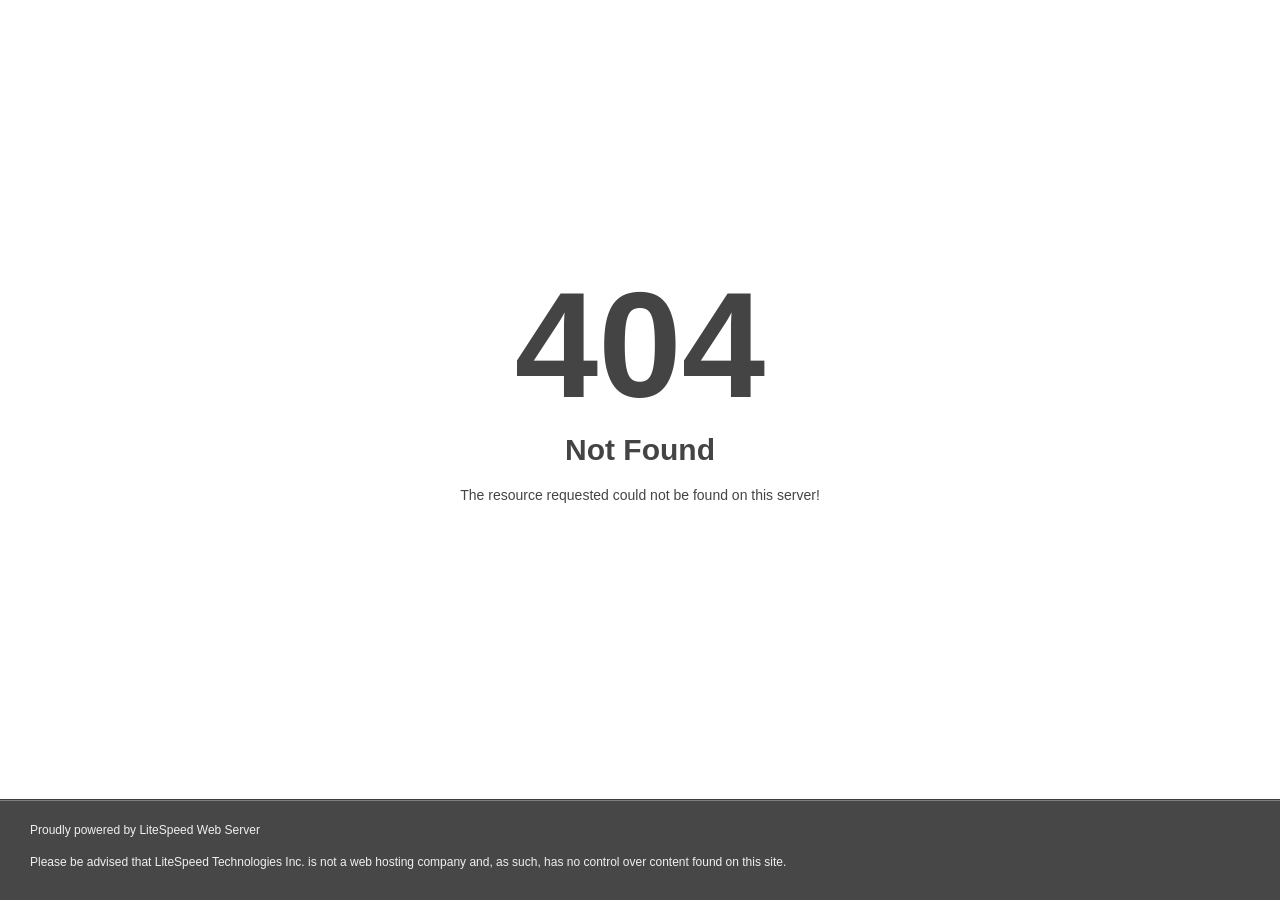
<file: assets/css/vendors/owl.video.play.html>
<!DOCTYPE html>
<html style="height:100%">
<head>
<meta name="viewport" content="width=device-width, initial-scale=1, shrink-to-fit=no" />
<title> 404 Not Found
</title><style>@media (prefers-color-scheme:dark){body{background-color:#000!important}}</style></head>
<body style="color: #444; margin:0;font: normal 14px/20px Arial, Helvetica, sans-serif; height:100%; background-color: #fff;">
<div style="height:auto; min-height:100%; ">     <div style="text-align: center; width:800px; margin-left: -400px; position:absolute; top: 30%; left:50%;">
        <h1 style="margin:0; font-size:150px; line-height:150px; font-weight:bold;">404</h1>
<h2 style="margin-top:20px;font-size: 30px;">Not Found
</h2>
<p>The resource requested could not be found on this server!</p>
</div></div><div style="color:#f0f0f0; font-size:12px;margin:auto;padding:0px 30px 0px 30px;position:relative;clear:both;height:100px;margin-top:-101px;background-color:#474747;border-top: 1px solid rgba(0,0,0,0.15);box-shadow: 0 1px 0 rgba(255, 255, 255, 0.3) inset;">
<br>Proudly powered by LiteSpeed Web Server<p>Please be advised that LiteSpeed Technologies Inc. is not a web hosting company and, as such, has no control over content found on this site.</p></div></body></html>
</file>
<file: assets/css/style.css>
@import url(https://fonts.googleapis.com/css2?family=Hanken+Grotesk:ital,wght@0,100..900;1,100..900&amp;display=swap);h1 a,h1:hover a,h2 a,h2:hover a,h3 a,h3:hover a,h4 a,h4:hover a,h5 a,h5:hover a,h6 a,h6:hover a{font-size:inherit;font-weight:inherit;color:inherit}*,hr,html,li,ul{padding:0;margin:0}.bg-center,.bg-contain,.bg-cover{background-position:center}.bg-bottom,.bg-contain,.bg-cover,.bg-left,.bg-right,.bg-top{background-repeat:no-repeat}.bg-overlay,.fix,.video_area_text{position:relative;z-index:1}.equal,.equal>[class*=col-]{display:-webkit-box;display:-ms-flexbox}.overlay.active,body,html{height:100%}.aligncenter,.alignleft,.alignright{margin-bottom:1.5em}.fix,.wrapper{overflow:hidden}body,h1,h2,h3,h4,h5,h6{color:var(--primary-black)}a,body{line-height:28px;font-family:"Hanken Grotesk",sans-serif}a,body,h1,h2,h3,h4,h5,h6{font-family:"Hanken Grotesk",sans-serif}.nav-menu>li>a,a,a:active,a:focus,a:hover{text-decoration:none}.nav-menu,li{list-style:none}.banner-content span.fornt-text,.work-title{-webkit-text-fill-color:transparent;-webkit-text-stroke-width:2px}.nav-menu>li>a,.portfolio-detalis-list ul li p{padding-left:20px}.home-testimonial-block h1 span,.testimonial-icon i,.work-title{-webkit-text-stroke-width:2px}:root{--primary-color:#fcf9ce;--secondary-color:#ffe5e5;--third-color:#666;--primary-bg-color:#060707;--primary-black:#000;--primary-white:#fff;--primary-border:#313130;--secondary-bg-color:#070707;--primary-hover:#00247e}*{-webkit-box-sizing:border-box;box-sizing:border-box}html{scroll-behavior:smooth;width:100%;overflow-y:scroll;overflow-x:hidden}a,article,aside,audio,body,caption,div,figure,footer,h1,h2,h3,h4,h5,h6,header,hgroup,html,img,label,legend,li,mark,nav,ol,option,p,section,span,table,td,th,time,tr,ul,video{margin:0;padding:0;border:0;outline:0}img{max-width:100%}a:active,a:focus,a:hover{outline:0!important;border:0;-webkit-transition:.3s ease-in-out;transition:.3s ease-in-out}input::-moz-focus-inner{border:0;display:none}input::-webkit-focus-inner{border:0;display:none}input:-webkit-autofill,input:-webkit-autofill:focus,input:-webkit-autofill:hover{-webkit-box-shadow:0 0 0 1000px #fff inset!important}input:focus,select:focus,textarea:focus{outline:0}::-webkit-input-placeholder{color:var(--third-color);opacity:1}:-ms-input-placeholder{color:var(--third-color);opacity:1;color:var(--third-color)}::-ms-input-placeholder{color:var(--third-color);opacity:1;color:var(--third-color)}::placeholder{color:var(--third-color);opacity:1}table{border-collapse:collapse}.navigation.nav-menu>li>a,figure,p{margin:0}.banner-block-content,.section-head,a,button,form{position:relative}.form-control:focus{outline:0!important;border:none!important;-webkit-box-shadow:0 0 0;box-shadow:0 0 0}h1 a,h2 a,h3 a,h4 a,h5 a,h6 a{line-height:inherit}hr{border-color:var(--primary-black)}ul{list-style-type:none}li{position:relative}a:focus,a:hover,button:focus,button:hover{outline:0;text-decoration:none}button,input,textarea{border:0}.text-white a,.text-white h1,.text-white h2,.text-white h3,.text-white h4,.text-white h5,.text-white h6,.text-white p,.text-white span{color:var(--primary-white)!important}.bg-cover{background-size:cover;position:relative}.bg-contain{background-size:contain;position:relative}.bg-right{background-position:right}.bg-left{background-position:left}.bg-bottom{background-position:bottom}.bg-top{background-position:top}.lr-9 [class*=col]{padding-left:9px;padding-right:9px}.bg-overlay::before{position:absolute;left:0;content:"";top:0;width:100%;height:100%;opacity:.2;z-index:-1}.shape{position:absolute}.about-left-content ul li:last-child,button,footer#contact .contact-block-style{border:none}.border-radius-10,.nav-toggle:before{border-radius:10px}.equal{display:flex;-ms-flex-wrap:wrap;flex-wrap:wrap}.equal>[class*=col-]{display:flex;-webkit-box-orient:vertical;-webkit-box-direction:normal;-ms-flex-direction:column;flex-direction:column}.overlay{-webkit-transition:.2s ease-in-out;transition:.2s ease-in-out;width:40%;opacity:0;visibility:hidden}.overlay.active{position:fixed;right:0;top:0;width:100%;content:"";background-color:var(--primary-black);z-index:99;opacity:.5;visibility:visible}.cursor-follower.hovered,.cursor.hovered,.nav-button:focus,.nav-button:hover,.sc-brand-section .px-brand img:hover{opacity:1}a img.alignright,img.alignright{float:right;margin:0 0 1em 1em}a img.alignleft,img.alignleft{float:left;margin:0 1em 1em 0}a img.aligncenter,img.aligncenter{display:block;margin-left:auto;margin-right:auto}.alignleft{float:left;margin-right:1.5em}.align-to-right,.alignright{float:right}.alignright{margin-left:1.5em}.aligncenter{clear:both;display:block;margin-left:auto;margin-right:auto}body{font-size:16px;font-weight:400;background-color:var(--secondary-bg-color)}.nav-brand,h1{line-height:70px}.wrapper{position:relative;width:100%}h1,h2,h3,h4,h5,h6{margin:0;font-weight:600;letter-spacing:1px}h1{font-size:60px;letter-spacing:1px}h1.fs-lg{font-size:80px;line-height:115%;letter-spacing:-4px}h2{font-size:36px;line-height:130%}h3{font-size:24px;line-height:36px}h4{font-size:1.25rem;line-height:1.875rem}h5{font-size:1.125rem;line-height:1.88rem}h6{font-size:.875rem;line-height:1.5rem}a{font-weight:400;outline:0!important;font-size:16px;color:var(--primary-white);cursor:pointer}@-webkit-keyframes border-transform{0%,100%{border-radius:63% 37% 54% 46%/55% 48% 52% 45%}14%{border-radius:40% 60% 54% 46%/49% 60% 40% 51%}28%{border-radius:54% 46% 38% 62%/49% 70% 30% 51%}42%{border-radius:61% 39% 55% 45%/61% 38% 62% 39%}56%{border-radius:61% 39% 67% 33%/70% 50% 50% 30%}70%{border-radius:50% 50% 34% 66%/56% 68% 32% 44%}84%{border-radius:46% 54% 50% 50%/35% 61% 39% 65%}}.home-main-contant-style,footer#contact .section-title.text-center{padding:120px 0}.home-main-contant-style-2{padding-top:120px}.home-main-contant-style-3,.pagination-block,.why-with-me{padding-bottom:120px}.home-main-contant-style-4{padding-bottom:60px}.home-main-contant-style-5{padding-top:60px}.home-main-contant-style-6{padding:120px 0 190px}section.skills-block.home-main-contant-style-2{padding-top:180px}.home-main-contant-style-7{padding-top:210px}.border-radius-20{border-radius:20px}.border-radius-30{border-radius:30px}.mb-30,.portfolio-detalis-text p{margin-bottom:30px}@media (min-width:1920px){.banner-block .full-width-block .container,.header-main-block .container{max-width:1630px}}@media (min-width:1400px){.container,.full-width-block.common-page .container{max-width:1350px}}.sticky-header:not(.header-submenu).is-sticky{position:fixed;top:0;left:0;width:100%;background:var(--primary-white);box-shadow:0 1px 5px rgba(0,0,0,.1);z-index:9999;-webkit-transition:.1s;-moz-transition:.1s;-ms-transition:.1s;-o-transition:.1s;transition:.1s;padding-top:0;margin:0;background:#f8f6df}.sticky-header:not(.header-submenu).is-sticky .nav-header,.sticky-header:not(.header-submenu).is-sticky .topbar ul.topbarnav{padding-top:20px}.sticky-header:not(.header-submenu).is-sticky .nav-search-inner input[type=search],.sticky-header:not(.header-submenu).is-sticky .nav-search-inner input[type=text]{line-height:40px!important}.sticky-header:not(.header-submenu).is-sticky .nav-search-close-button{top:6px}.sticky-header:not(.header-submenu).is-sticky .nav-menu>li>a{padding:14px 20px 30px;line-height:50px}.sticky-header:not(.header-submenu).is-sticky .nav-cart,.sticky-header:not(.header-submenu).is-sticky .nav-search,.sticky-header:not(.header-submenu).is-sticky .topbar ul.topbarnav{padding-top:14px}.header-main-block.header-style.transparent-header-style.sticky-header.is-sticky{background:var(--primary-white)}.header-main-block.header-style.transparent-header-style.sticky-header{background:0 0}.sticky-header:not(.header-submenu).is-sticky .topbar ul.topbarnav li ul{top:49px}.blog-small-image,.header-style .nav-header{padding-top:30px}.header-style .nav-menu>li>a{line-height:90px}#scrollUp{background-color:rgba(255,255,255,.7);border-radius:50%;bottom:5%;color:inherit;height:40px;width:40px;position:fixed;right:1%;text-align:center;-webkit-box-shadow:0 0 20px 0 rgba(0,0,0,.15);box-shadow:0 0 20px 0 rgba(0,0,0,.15);-webkit-transition:.3s ease-out;-o-transition:.3s ease-out;transition:.3s ease-out}.footer-contact-btn a:hover,.footer-contact-btn a:hover .sm_svg,.marquee-slider-block .portal-icon,.nav-brand i,.nav-menu>li.active>a,.nav-menu>li.focus>a,.nav-menu>li:hover>a,.portfolio-block .portfolio-contact-btn a .sm_svg,.pricing-wrapper .ultra-card .plan-features .features-item,.service-item:hover .service-btn i,.service-item:hover .service-btn span,footer .footer-wrapper.footer-bg-style2 h1,footer .footer-wrapper.footer-bg-style2 h3.mail-address{color:var(--primary-color)}.nav-menu>li>a{text-transform:capitalize;display:inline-block;font-size:18px;padding-right:20px;-webkit-transition:color .3s,background .3s;transition:color .3s,background .3s;font-weight:700}.cd-header-block.sticky{width:100%;position:fixed;top:0;left:0;background-color:var(--primary-white);z-index:9999;box-shadow:0 5px 30px rgba(0,0,0,.1)}.header-main-block{background-color:transparent;margin-top:20px;position:absolute;z-index:99;width:100%}.cd-header-style2 .nav-brand img{margin:13% 0}.navigation{width:100%;display:table;position:relative;font-family:inherit}.heading-1,.heading-2,.pricing-wrapper .pricing-card .price{font-family:"Hanken Grotesk",sans-serif}.navigation *{box-sizing:border-box;-webkit-tap-highlight-color:transparent}.navigation-fixed{position:fixed;top:0;left:0;z-index:19998}.navigation-hidden{width:0!important;height:0!important;margin:0!important;padding:0!important}.nav-brand,.navigation-portrait .nav-menu.nav-menu-social>li{width:auto}.banner-right .about-list-content-right.social-icon-list,.nav-header{float:left}.navigation-hidden .nav-header,.navigation-hidden .nav-search{display:none}.nav-brand{height:auto;display:inline-block}.nav-brand img{bottom:0;left:0;display:block}.nav-brand:focus,.nav-brand:hover{color:inherit}.navigation-portrait .nav-brand{line-height:48px}.nav-logo>img{height:48px;margin:11px auto;padding:0 15px;float:left}.nav-logo:focus>img{outline:initial}.navigation-portrait .nav-logo>img{height:36px;margin:6px auto 6px 15px;padding:0}.nav-toggle{width:30px;height:30px;padding:6px 2px 0;position:absolute;top:50%;margin-top:-12px;right:0;display:none;cursor:pointer}.nav-toggle:before{content:"";position:absolute;width:24px;height:2px;background-color:var(--primary-black);box-shadow:0 .5em 0 0 var(--primary-black),0 1em 0 0 var(--primary-black)}.navigation-portrait .nav-toggle{display:block!important}.navigation-portrait .nav-menus-wrapper{width:320px;height:100%;top:0;left:-400px;position:fixed;background-color:var(--primary-white);z-index:20000;overflow-y:auto;-webkit-overflow-scrolling:touch;-webkit-transition-duration:.8s;transition-duration:.8s;-webkit-transition-timing-function:ease;transition-timing-function:ease}.navigation-portrait .nav-menus-wrapper.nav-menus-wrapper-right{left:auto;right:-400px}.navigation-portrait .nav-menus-wrapper.nav-menus-wrapper-open{left:0}.navigation-portrait .nav-menus-wrapper.nav-menus-wrapper-right.nav-menus-wrapper-open{left:auto;right:0}.nav-menus-wrapper-close-button{width:30px;height:40px;margin:10px 7px;display:none;float:right;color:inherit;font-size:26px;cursor:pointer}.navigation-portrait .nav-menus-wrapper-close-button{display:block}.nav-menu{margin:0;padding:0;line-height:normal;background:var(--primary-bg-color)}.navigation-portrait .nav-menu{width:100%}.navigation-landscape .nav-menu.nav-menu-centered{float:none;text-align:left}.navigation-landscape .nav-menu.nav-menu-centered>li{float:none}.nav-menu>li{display:inline-block;float:left;text-align:left}.navigation-portrait .nav-menu>li{width:100%;position:relative;border-top:1px solid #f0f0f0}.navigation-portrait .nav-menu>li:last-child{border-bottom:1px solid #f0f0f0}.nav-menu+.nav-menu>li:first-child{border-top:none}.navigation-portrait .nav-menu>li>a{width:100%;height:auto;padding:12px 15px 12px 26px}.nav-menu>li>a>[class*=ion-],.nav-menu>li>a>i{width:18px;height:16px;line-height:16px;-webkit-transform:scale(1.4);-ms-transform:scale(1.4);transform:scale(1.4)}.nav-menu>li>a>[class*=ion-]{width:16px;display:inline-block;-webkit-transform:scale(1.8);-ms-transform:scale(1.8);transform:scale(1.8)}.navigation-portrait .nav-menu.nav-menu-social{width:100%;text-align:center}.nav-menu.nav-menu-social>li{text-align:center;float:none;border:none!important}.nav-menu.nav-menu-social>li>a>[class*=ion-]{font-size:12px}.nav-menu.nav-menu-social>li>a>.fa{font-size:14px}.navigation-portrait .nav-menu.nav-menu-social>li>a{padding:15px}.submenu-indicator{margin-left:5px;margin-top:4px;float:right;-webkit-transition:.3s;transition:.3s}.navigation-portrait .submenu-indicator{width:54px;height:44px;margin-top:0;position:absolute;top:0;right:0;text-align:center;z-index:20000}.submenu-indicator-chevron{height:6px;width:6px;display:flex;border-style:solid;border-width:0 2px 2px 0;border-color:transparent #70798b #70798b transparent;-webkit-transform:rotate(45deg);-ms-transform:rotate(45deg);transform:rotate(45deg);-webkit-transition:border .3s;transition:border .3s;margin:3px 0 0 5px}.nav-overlay-panel,.nav-search>form{display:none;left:0;width:100%;height:100%;top:0}.navigation-portrait .submenu-indicator-chevron{position:absolute;top:18px;left:24px}.nav-menu>.active>a .submenu-indicator-chevron,.nav-menu>.focus>a .submenu-indicator-chevron,.nav-menu>li:hover>a .submenu-indicator-chevron{border-color:transparent var(--primary-color) var(--primary-color) transparent}.navigation-portrait .submenu-indicator.submenu-indicator-up{-webkit-transform:rotate(-180deg);-ms-transform:rotate(-180deg);transform:rotate(-180deg)}.nav-overlay-panel{position:fixed;z-index:19999}.no-scroll{width:100%;height:100%;overflow:hidden}.header-contact{float:right;z-index:99;text-align:right;cursor:pointer;background:var(--secondary-bg-color);padding:15px 32px;color:var(--primary-white);margin-top:20px;border-radius:10px}.copy-social ul li:hover,.header-contact:hover,.swiper-pagination-progressbar .swiper-pagination-progressbar-fill{background:var(--primary-color)}.blog-slider .blog-content .blog-title,.blog-slider .blog-date,.blog-slider .blog-date i,.blog-slider p.blog-desc,.copy-social ul li:hover a,.footer-bg-style2 .sm_svg,.footer-wrapper.footer-bg-style2 .footer-contact-btn a:hover .sm_svg,.header-contact:hover a,.header-contact:hover a .sm_svg,.portfolio-block .portfolio-contact-btn a:hover .sm_svg,.sidrbar-service-list-image .sm_svg,.text-slider-btn .sm_svg,footer.footer-wrapper.footer-bg-style2 .sm_svg{color:var(--primary-black)}.navigation-portrait .nav-search{padding:0 10px;margin-right:55px}.nav-cart{margin-right:0;position:relative}.navigation-portrait .nav-search-button{width:50px;height:50px;line-height:50px;font-size:22px}.nav-search>form{padding:0 auto;position:absolute;background-color:var(--primary-white);z-index:99999}.nav-search-close-button{width:28px;height:28px;display:block;position:absolute;right:0;top:30px;line-height:normal;color:inherit;font-size:20px;cursor:pointer;text-align:center}.button,.nav-button{display:inline-block}.nav-button,.nav-button:focus,.nav-button:hover{color:var(--primary-white);text-decoration:none}.navigation-portrait .nav-search-close-button{top:10px;right:14px}.nav-button{margin:18px 15px 0;padding:8px 14px;font-size:14px;text-align:center;border-radius:4px;-webkit-transition:opacity .3s;transition:opacity .3s}.navigation-portrait .nav-button{width:calc(100% - 52px);margin:17px 26px}.always-btn-show{background-color:transparent;border:none;color:var(--primary-black);cursor:pointer;float:right;font-size:30px;margin-top:20px}.breadcrumb a{font-size:20px;color:var(--primary-black)}.back-to-ovrview a,.page-heading .breadcrumb>a:hover{text-decoration:underline}.delimeter{padding:0 15px;font-size:20px;font-weight:700}.breadcrumb{margin-top:15px;margin-bottom:0}.breadcrumb .current{font-size:20px;font-weight:700}.section-head .heading-bg{font-size:14px;letter-spacing:0;color:var(--primary-color);text-transform:uppercase;border:1px solid var(--primary-color);padding:3px 8px;border-radius:5px;font-weight:600}.section-head .section-title{margin-top:10px;font-size:35px;line-height:44px;color:var(--primary-black);font-weight:600}.about-content h1,.button.button-primary,.heading-2.white,.next:hover a,.prev:hover a,.pricing-wrapper .pricing-card .plan-features .features-item.ultra,.pricing-wrapper .ultra-card .price,.pricing-wrapper .ultra-card .pricing-text,.sidrbar-service-list ul li:hover a,.sidrbar-service-list ul li:hover a i{color:var(--primary-white)}.heading-1{font-size:40px;line-height:33px;color:var(--primary-black);font-weight:700}.heading-2{font-size:30px;line-height:39px;font-weight:500}.about-block .about-content h1{line-height:53px;color:var(--primary-white);font-size:40px;letter-spacing:1px;text-align:center;margin-top:20px}.about-content h1{line-height:53px;font-size:40px;letter-spacing:0;text-align:left;margin-top:20px}.about-block h2.section-heading,h2.section-heading{padding:5px 28px;font-size:17px;color:var(--primary-color);max-width:max-content}.about-block h2.section-heading{border:1px solid var(--primary-border);border-radius:30px;margin:0 auto}h2.section-heading{border:1px solid var(--primary-border);border-radius:30px}.button{font-size:16px;font-weight:700}.button.play-button,.slide-roll,.slide-roll .roll-box{display:-webkit-box;display:-ms-flexbox}.button.button-primary{background-color:var(--primary-color);padding:15px 40px;position:relative;z-index:2;border-radius:5px}.button.button-primary:focus,.button.button-primary:hover{-webkit-transition:-webkit-box-shadow .3s ease-in;transition:box-shadow .3s ease-in;transition:box-shadow .3s ease-in,-webkit-box-shadow .3s ease-in}.button.button-minimal{font-size:16px;line-height:27px;color:var(--primary-balck);font-weight:500}.button.button-minimal .icon{font-size:14px;margin-left:5px}.button.play-button{display:flex;-webkit-box-align:center;-ms-flex-align:center;align-items:center;-webkit-box-pack:center;-ms-flex-pack:center;justify-content:center;width:120px;height:120px;background-color:var(--primary-color);color:var(--primary-white);border-radius:50%;-webkit-animation:3.5s infinite playVideo;animation:3s infinite playVideo}.button.play-button .play-icon{font-size:25px;color:var(--primary-color)}.banner-block{padding:20px 25px 0}.full-width-block{background:#f8f6df;border-radius:30px}.full-width-block .banner-image img{overflow:hidden;display:flex;justify-content:center;margin:0 auto;padding-top:8.5%;z-index:9;position:relative}.banner-content span.back-text{z-index:1;position:relative}.banner-content span.fornt-text{-webkit-text-stroke-color:var(--primary-black);z-index:9;position:relative}h2.banner-call span{padding-left:33px}.banner-content{position:absolute;text-align:center;bottom:31%}.banner-content h1{font-size:211px;line-height:192px;margin-left:29px;font-weight:900;letter-spacing:1px}.banner-sub-content{position:absolute;bottom:24%;z-index:9}h3.text-right{margin-right:-55%;font-size:36px}h3.text-left{font-size:36px;margin-left:36px}h2.banner-call{-webkit-transform:rotate(90deg);transform:rotate(90deg);margin-top:-7%;left:-5.5%;font-size:20px;position:absolute}.text-slider-btn a{position:absolute;right:0;left:0;background:var(--primary-color);z-index:999;margin:-8.5% auto 0;padding:10px;border-radius:50%;width:210px;height:210px;text-align:center;line-height:190px;color:var(--primary-black);font-size:18px;font-weight:700}.marquee-slider-block .portal-icon,.marquee-slider-block-three .portal-icon{font-size:45px;line-height:40px}.marquee-slider-block{transform:rotate(3deg);position:relative;z-index:9;width:110%;left:-20px;background-color:#212121;padding:30px 0}.slide-roll{display:flex}.slide-roll .roll-box{position:relative;-webkit-animation:80s linear infinite slide-har;animation:80s linear infinite slide-har;display:flex}.slide-roll .roll-box .roll-item{padding:0 30px}.slide-roll .roll-box .roll-item .roll-title .title{white-space:nowrap;line-height:1;font-size:50px;color:var(--primary-color);margin:0}.slide-roll .roll-box .roll-item .roll-title img{min-width:40px;margin-left:65px;animation:15s linear infinite rotateImg}.slide-roll .roll-box-revers{position:relative;-webkit-animation:80s linear infinite slide-har-revers;animation:80s linear infinite slide-har-revers;display:-webkit-box;display:-ms-flexbox;display:flex}.marquee-slider-block-two{background-color:#262626}.marquee-slider-block-two .slide-roll .roll-box .roll-item .title{color:var(--primary-white);font-weight:400;font-size:80px!important}.marquee-slider-block-two .slide-roll .roll-box .roll-item .portal{margin-left:0;min-width:40px}.marquee-slider-block-two .slide-roll .roll-box .roll-item .poliox-circule{position:relative;margin-right:40px}.marquee-slider-block-two .slide-roll .roll-box .roll-item .poliox-circule .circule-1{min-width:130px;margin-left:0;animation:15s linear infinite rotateImg}.marquee-slider-block-two .slide-roll .roll-box .roll-item .poliox-circule .portal-icon{background:#4dffaf;width:50px;height:50px;line-height:50px;border-radius:50%;text-align:center;position:absolute;transform:translate(-50%,-50%);left:50%;top:50%}.marquee-slider-block-three{color:var(--primary-black);transform:rotate(-3deg);background-color:#f7f7ef;width:110%;left:-20px;position:relative;margin-top:-120px;padding:30px 0}.marquee-slider-block-three .roll-title .title{color:var(--primary-black)!important}.sc-brand-section{background-color:var(--primary-white)}.sc-brand-section .px-brand img{opacity:.3;transition:.4s}@-webkit-keyframes slide-har{0%{-webkit-transform:translateX(0);transform:translateX(0)}100%{-webkit-transform:translateX(-100%);transform:translateX(-100%)}}@keyframes slide-har{0%{-webkit-transform:translateX(0);transform:translateX(0)}100%{-webkit-transform:translateX(-100%);transform:translateX(-100%)}}@-webkit-keyframes slide-har-revers{100%{-webkit-transform:translateX(0);transform:translateX(0)}0%{-webkit-transform:translateX(-100%);transform:translateX(-100%)}}@keyframes slide-har-revers{100%{-webkit-transform:translateX(0);transform:translateX(0)}0%{-webkit-transform:translateX(-100%);transform:translateX(-100%)}}.about-left-content{background:var(--primary-black);padding:60px 80px 35px 60px;border-radius:10px;min-height:504px}.about-list-content-right.social-icon-list ul li{padding:0;border:none;margin-left:8px;margin-top:21px;display:inline-block}.awards-content-block ul li:first-child,.blog-item,.plan-features,.prev_next,.project-brands,.service-item,.tag-social-block{border-top:1px solid var(--primary-border)}.about-list-content-left h5,.about-list-content-right h5{color:var(--primary-white);font-size:21px;font-weight:400;letter-spacing:-.7px}.about-left-content ul li{border-bottom:1px solid var(--primary-border);padding:16px 0}.about-list-content-right.social-icon-list ul li i{background:#212121;width:40px;height:40px;line-height:40px;text-align:center;border-radius:50%}.about-list-content-right.social-icon-list ul li i:hover{background:var(--primary-color)!important;color:var(--primary-black)}.about-content h1 span{padding-left:20%}.about-block .full-width-block{background:#f7f7ef;position:relative}.about-block-title h1{font-size:90px;padding:210px 0 50px;text-transform:uppercase;font-weight:800;letter-spacing:1px;line-height:90px}.about-block-sub-title p{font-size:20px;margin-left:110px;line-height:28px;color:#000;font-weight:400;text-align:justify}.about-bottom-content img{position:relative;top:-27px;left:6.3%}.banner-right .about-list-content-right.social-icon-list ul{margin-top:35px}.banner-right .about-list-content-right.social-icon-list ul li{margin:0 8px 0 0}.banner-right .about-list-content-right.social-icon-list ul li i{background:#212121;width:50px;height:50px;line-height:50px;text-align:center;border-radius:50%}.about-block .banner-right{padding-bottom:425px}.about-video-scetion{margin-top:-16%;position:relative}.awards-content-block ul li{padding:23px 0;border-bottom:1px solid var(--primary-border)}.job-experience-content-block ul li{border:1px solid var(--primary-border);border-radius:30px;padding:26px 40px;margin-bottom:22px}.job-experience-content-block ul li.last-item,.query-wrapper.query-style2 .accordion-item:last-child,.sidrbar-service-list ul li:last-child{margin-bottom:0}.job-experience-content-block ul li h5,last-item.awards-content-block ul li h5{color:var(--primary-color);line-height:30px}.why-with-me .swiper-work-slider{width:150%;overflow:hidden;position:relative;margin-top:-12%}.about-why-work-me{background:var(--primary-black);padding:120px 0 220px;position:relative;border-radius:20px}.why-with-me .swiper-work-slider .swiper-slide.item{background:var(--secondary-bg-color);border:1px solid var(--primary-border);padding:35px 52px 35px 60px}.work-content .work-number{color:var(--primary-color);font-size:16px;margin-bottom:20px}.work-image img{max-width:255px}.work-title{font-size:48px;-webkit-text-stroke-color:var(--primary-white);line-height:50px}.counter-text,.home-testimonial-block h1 span,.single-count.counter-item h4 .single-count .counter-text .count,.testimonial-icon i{-webkit-text-fill-color:transparent;-webkit-text-stroke-color:var(--primary-color)}.work-dec{color:var(--primary-white);margin-top:25px;font-size:18px}.why-with-me .swiper-work-slider-pagination.swiper-pagination-clickable.swiper-pagination-bullets{right:0;left:0;margin-top:60px;display:flex;justify-content:center}.why-with-me .swiper-pagination-bullet{width:20px;height:20px;display:inline-block;border-radius:100%;background:var(--primary-color);opacity:.2;border:2px solid var(--primary-white);box-sizing:border-box;margin-right:12px}.why-with-me .swiper-pagination-bullet-active{opacity:1;background:var(--primary-color)}.single-count{position:relative;background:0 0;padding:20px 30px;border-radius:9px;border:1px solid var(--primary-border)}.counter-text,.single-count.counter-item h4 .single-count .counter-text .count{font-size:60px;font-weight:600;margin-right:2px;-webkit-text-stroke-width:0.5px}.single-count.counter-item h4{color:var(--primary-color);margin-left:23px;font-weight:500;font-size:18px;line-height:29px;margin-bottom:0}.counter-text{margin-right:0}section.skills-block{background-color:var(--secondary-bg-color)}.skills-list{border:1px solid var(--primary-border);border-radius:100px;padding:38px}.skills-percentage{font-size:48px;line-height:60px;padding-top:25px;-webkit-text-fill-color:transparent;-webkit-text-stroke-width:0.5px;-webkit-text-stroke-color:#fffffe}.skills-title{font-size:18px;line-height:34px;color:var(--primary-color);font-weight:500}.skills-block-content{padding:108px 0}section.portfolio-block{background-color:var(--primary-black);border-radius:30px}.portfolio-block .portfolio-contact-btn a{background:0 0;z-index:999;margin:0 auto;padding:10px;border-radius:50%;width:210px;height:210px;text-align:center;line-height:190px;display:block;border:1px solid var(--primary-border);color:var(--primary-color)}.portfolio-block .cbp-l-grid-projects-desc{overflow:visible;font:500 16px "Hanken Grotesk",sans-serif;color:var(--primary-color);text-transform:uppercase;margin:30px 0 7px}#portfolio .cbp-l-grid-projects-title,.portfolio-block .cbp-l-grid-projects-title a{font:700 30px/30px "Hanken Grotesk",sans-serif;color:var(--primary-white)}.cbp-l-grid-projects-title{font:inherit;color:inherit}.portfolio-block .cbp-footer-year{background:var(--primary-color);padding:5px 30px;border-radius:30px;margin-top:40px;color:var(--primary-black)}#portfolio .cbp-item-wrapper:hover .cbp-l-grid-projects-title,.portfolio-block .cbp-item:hover .cbp-l-grid-projects-title a{text-decoration:underline;color:var(--primary-color)}#portfolio .cbp-caption-zoom .cbp-caption:hover .cbp-caption-defaultWrap,.portfolio-grid-style-block .cbp-caption-overlayBottomAlong .cbp-caption:hover .cbp-caption-activeWrap,.portfolio-grid-style-block .cbp-caption-overlayBottomAlong .cbp-caption:hover .cbp-caption-defaultWrap{-webkit-transform:none;transform:none}#portfolio .cbp-l-inline-title{font:700 30px "Hanken Grotesk",sans-serif;color:var(--primary-black)}.blog-detalis-block .tag a,.blog-info-block .title span,.cbp-l-inline-desc,.portfolio-detalis-list p,.portfolio-detalis-text p{color:var(--third-color)}#portfolio .cbp-l-inline-subtitle{font:400 16px/26px "Hanken Grotesk",sans-serif;color:var(--third-color);margin-top:10px}.cbp-l-inline-desc{font:400 16px/28px "Hanken Grotesk",sans-serif;margin-top:20px;margin-bottom:20px}.portfolio-contact-btn{padding-top:140px}.portfolio-block .cbp-slider-controls{top:5px;right:5px}.cbp-slider-prev,.portfolio-block .cbp-slider-next,.sidrbar-service-list ul li:hover{background:var(--primary-black)}.portfolio-block .cbp-caption-activeWrap{background-color:transparent}.cbp-caption-active .cbp-caption-activeWrap,.cbp-caption-active .cbp-caption-defaultWrap,.portfolio-block .cbp-caption-active .cbp-caption{overflow:hidden;z-index:1}.cbp-caption-overlayBottomReveal .cbp-caption:hover .cbp-caption-defaultWrap{top:0}.portfolio-block .cbp-caption-active .cbp-caption-activeWrap{width:100%;position:absolute;z-index:2;height:100%;top:0;margin:0 auto;opacity:0}.portfolio-block .cbp .cbp-item:hover .cbp-caption-activeWrap{opacity:1!important}.portfolio-block .cbp-caption-overlayBottomReveal .cbp-caption-activeWrap{bottom:0;z-index:9;height:auto}.cbp-l-caption-buttonRight,.portfolio-block .cbp-l-caption-buttonLeft{background-color:var(--primary-color);color:var(--primary-black);display:inline-block;font:600 16px/90px "Hanken Grotesk",sans-serif;min-width:90px;text-align:center;margin:10px;padding:0;border-radius:50%;min-height:90px}.portfolio-block .cbp-l-project-details-visit{color:var(--primary-white);font:600 16px/30px "Hanken Grotesk",sans-serif;background-color:var(--primary-black)}.portfolio-block .cbp-footer-number,.service-item:hover .service-title{color:var(--primary-color);border-bottom:2px solid var(--primary-color)}.blog-item.last-item,.portfolio-border-bottom,.prev_next,.project-brands,.service-item.last-item,.tag-social-block,.testimonial-slider{border-bottom:1px solid var(--primary-border)}.portfolio-block .cbp-l-grid-projects-number{padding:0 0 10px 95px;font:500 16px "Hanken Grotesk",sans-serif;color:var(--primary-color)}body.portfolio-style{background:#000}.portfolio-border-bottom{padding-top:120px}.about-block-title.portfolio-banner-block h1{padding-bottom:0}.portfolio-detalis-info .single_list>ul{display:flex;flex-wrap:wrap;padding-bottom:55px}.portfolio-detalis-info .single_list>ul>li{width:20%;border:1px solid var(--primary-border);padding:25px}.portfolio-list-block-cat h3{margin:16px 0 52px;font-size:22px;letter-spacing:-1px}.portfolio-detalis-info .single_list h3{font-size:20px;margin-bottom:10px}.portfolio-detalis-info .single_list p{font-size:18px;font-weight:400}.portfolio-detalis-info .single_list .list_inner ul{display:flex}.portfolio-detalis-info .single_list .list_inner li{width:25%}.portfolio-detalis-info .single_list .list_inner .sm_svg{color:var(--primary-black);-webkit-transition:.3s;-moz-transition:.3s;-ms-transition:.3s;-o-transition:.3s;transition:.3s}.portfolio-detalis-info .sm_svg{width:20px;height:20px;fill:currentColor}.portfolio-detalis-title{font-size:40px;margin:54px 0 25px;line-height:50px;letter-spacing:1px}.portfolio-detalis-list .portfolio-detalis-overview-title{font-size:40px;margin:50px 0 25px}.portfolio-detalis-list li{margin-bottom:15px;position:relative}.portfolio-detalis-list li::after{content:'';width:10px;height:10px;background-color:var(--primary-black);border-radius:50%;position:absolute;top:8px}.portfolio-detalis-list ul{margin:25px 0 50px}.portfolio-block .portfolio-contact-btn a:hover,.pricing-wrapper .pricing-card .button.button-primary:hover,footer .footer-wrapper.footer-bg-style2 .footer-contact-btn a{background:var(--primary-color);color:var(--primary-black)}.prev_next,.tag-social-block{padding:38px 0;margin-top:110px}.prev_next a{color:var(--primary-black);font-size:18px;font-weight:700;text-align:center;text-decoration:none;-webkit-transition:.3s;-moz-transition:.3s;-ms-transition:.3s;-o-transition:.3s;transition:.3s}.next,.prev{border:1px solid var(--primary-border);padding:10px 38px;border-radius:30px}.next:hover,.prev:hover{background:var(--primary-black);display:block}.service-item{display:grid;background:0 0;padding:35px 0;grid-template-columns:repeat(2,1fr);align-items:center;position:relative;cursor:pointer}.service-item .service-content{transition:.6s;transform:translateY(0);padding-left:38px}.service-item .service-content .service-title{color:var(--primary-white);margin-bottom:25px;transition:.4s;transform:translateY(0);transition:transform .55s cubic-bezier(.22, .61, .36, 1),opacity .25s ease-out;font-size:60px}.service-item .service-content .service-desc{color:var(--third-color);margin-left:70px;margin-top:25px}h5.service-number{color:var(--primary-color);top:-57px;position:relative;left:-40px}.blog-btn i,.blog-content{top:20px;position:relative}h5.service-number::after{content:"";border-bottom:2px solid var(--primary-color);display:block;position:relative;top:-15px;left:28px;width:40px}.service-item .service-btn i{display:inline-block;color:var(--primary-white);text-align:center;font-size:13px;position:relative}.service-btn span{font-size:18px;margin-right:14px;color:var(--primary-white)}.service-item .service-inner-image{position:absolute;top:50%;transform:translateY(-50%);right:160px;z-index:9}.service-item .service-inner-image img{-webkit-clip-path:inset(50% 0 50% 0);clip-path:inset(50% 0 50% 0);transition:clip-path .3s ease-in;transition:clip-path .3s ease-in,-webkit-clip-path .3s ease-in}.service-item:hover .service-inner-image img{-webkit-clip-path:inset(0 0 0 0);clip-path:inset(0 0 0 0);transition:clip-path .5s cubic-bezier(.33, 1, .68, 1);transition:clip-path .5s cubic-bezier(.33, 1, .68, 1),-webkit-clip-path .5s cubic-bezier(.33, 1, .68, 1)}.sidrbar-service-list,.sidrbar-service-list-image{background:#f7f7ef;box-shadow:0 20px 50px -10px rgba(0,0,0,.2);padding:35px;position:relative}.sidrbar-service-list-image img::after{background:rgba(0,0,0,.8);bottom:0;content:"";left:0;position:absolute;right:0;top:0;z-index:-1}.sidebar-content{margin-top:54px}.sidrbar-service-list ul li{box-shadow:0 20px 50px -10px rgba(0,0,0,.2);padding:15px 36px;margin-bottom:15px}.sidrbar-service-list ul li a{color:#000;font-weight:600;font-size:18px;display:block}.sidrbar-service-list ul li a i{float:right;line-height:30px}.sidrbar-service-list-image a{position:absolute;left:0;right:0;justify-content:center;display:flex;bottom:40%;background:var(--primary-color);width:160px;margin:0 auto;padding:15px;border-radius:10px;font-weight:700;font-size:18px;color:var(--primary-black);z-index:99}.sidrbar-service-list .sidrbar-service-list-title{font-size:30px;line-height:30px;margin-bottom:36px}.accordion{margin-top:40px}.accordion .accordion-item{margin-bottom:20px;background:#f7f7ef;border:1px solid var(--primary-white);box-shadow:0 20px 50px -10px rgba(0,0,0,.2)}.accordion .accordion-body{font-size:16px;line-height:27px;color:var(--third-color) var(--third-color);font-weight:400}.accordion .accordion-button{font-size:20px;line-height:26px;padding:20px 30px;font-weight:500;border-radius:0;background-color:#f7f7ef;color:var(--primary-black)!important}.accordion .accordion-button:not(.collapsed){background-color:#f7f7ef;color:var(--primary-black);border-bottom:1px solid var(--primary-black)}.accordion-button:focus{z-index:3;outline:0;box-shadow:none}.accordion .accordion-button::before{position:absolute;right:20px;top:35%;font-weight:400;background-image:none}.accordion .accordion-item:first-of-type,.accordion .accordion-item:last-of-type{border-radius:0}.query-wrapper.query-style2 .accordion,.tag-social-block .about-list-content-right.social-icon-list ul li{margin-top:0}.query-wrapper.query-style2 .accordion .accordion-button,.query-wrapper.query-style2 .accordion-item{background:0 0;border:none;border-bottom:1px solid var(--primary-border);color:var(--primary-white)!important}.query-wrapper.query-style2 .accordion .accordion-button:not(.collapsed){background-color:var(--secondary-bg-color);color:var(--secondary-bg-color);border-bottom:1px solid var(--primary-border);box-shadow:none;color:var(--primary-white)!important}.query-wrapper.query-style2 .accordion-button::after,.query-wrapper.query-style2 .accordion-button:not(.collapsed)::after{background-image:none}.query-wrapper.section-padding .section-title{padding:60px 0 0;margin-top:0;font-size:40px;font-weight:700}.pricing-wrapper .pricing-card{padding-bottom:50px;background:0 0;border:1px solid var(--primary-border);border-radius:30px}.pricing-wrapper .pricing-card .pricing-plan{display:inline-block;font-size:23px;line-height:23px;color:var(--primary-color);font-weight:400;font-family:"Hanken Grotesk",sans-serif;text-align:left;margin:42px 0 0 46px}.pricing-wrapper .pricing-card .pricing-price{padding:20px 46px}.pricing-wrapper .pricing-card .price{font-size:50px;line-height:50px;font-weight:700;color:var(--primary-black);text-align:left}.pricing-wrapper .pricing-card .price-small-text{font-size:60px;line-height:50px;font-weight:400;color:var(--primary-white)}.pricing-wrapper .pricing-card .price-small-text-month{color:var(--primary-color);font-size:16px;line-height:24px;font-weight:400;margin-top:20px}.plan-features{margin:20px 46px 0;padding-top:37px}.pricing-wrapper .pricing-card .pricing-text{font-size:14px;line-height:18px;color:var(--third-color) var(--third-color);font-weight:400;text-align:left;width:70%;margin:15px auto 0;position:relative}.pricing-wrapper .pricing-card .pricing-text::after{content:"";width:140px;height:1px;background-color:#ebebeb;position:absolute;bottom:-40px;left:23px}.pricing-wrapper .pricing-card .plan-features .features-item{font-size:18px;line-height:26px;color:var(--primary-color);font-weight:400;font-family:inherit;text-align:left;letter-spacing:0}.pricing-wrapper .pricing-card .plan-features .features-item:not(:last-child){margin-bottom:15px}.pricing-wrapper .pricing-card .plan-features .features-item .icon{color:var(--primary-color);margin-right:14px;font-size:12px;border:1px solid var(--primary-color);border-radius:50%;height:20px;width:20px;line-height:20px;display:inline-block;padding:0;text-align:center}.pricing-wrapper .pricing-card .button{margin-top:20px;background-color:transparent}.pricing-wrapper .pricing-card .button.button-primary{color:var(--primary-color);padding:15px 40px;position:relative;z-index:2;border-radius:40px;display:block;margin:60px 46px 0;text-align:center;border:1px solid var(--primary-border)}.call-to-action p.body-text,.pricing-content p.body-text{padding:20px 0 40px}.priceing-page.pricing-wrapper.portfolio-block{background-color:var(--secondary-bg-color);border-radius:30px}.home-testimonial-block h1{font-size:120px;color:var(--primary-color);letter-spacing:2px;line-height:78px}.home-testimonial-block .section-title{padding:0 50px}span.dot::before{content:".";font-size:170px;color:var(--primary-color);line-height:0}.testimonial-slider .item{border:1px solid var(--primary-border);padding:46px}.testimonial-icon i{font-size:49px}.testimonial-dec p{font-size:20px;margin-top:27px;color:var(--primary-color)}.testimonial-image img{max-width:70px;height:70px;float:left}.product-content-block .product-review li{display:inline-block;padding-right:5px}.product-content-block .product-review li i{color:#ffa700;font-size:14px}.testimonial-content{margin-top:42px}.testimonial-title{color:var(--primary-white);padding:13px 0 0 90px;font-size:24px;font-weight:700}.testimonial-sub-title{color:var(--primary-color);padding:4px 0 0 90px;font-size:18px}ul.list-inline.product-review{background:var(--primary-black);padding:5px 20px;border-radius:30px;border:1px solid var(--primary-border);margin:10px 4px 0 0}.swiper-container-horizontal>.swiper-pagination-progressbar{bottom:0!important;top:99.7%}.home-testimonial-block .marquee-slider-block{width:100%!important;background:0 0;transform:none;left:0;right:0}.slider-item{border:1px solid var(--primary-border);border-radius:20px}.home-brand-block h1{font-size:22px;text-align:center;color:var(--primary-white);letter-spacing:1px;padding-bottom:40px}.blog-date,.blog-date i{color:var(--primary-color)}.blog-content{left:-6px}.blog-date i{font-size:11px;margin-right:10px}.blog-date{font-size:16px;font-weight:500;margin-bottom:10px}.blog-content h1{font-size:60px;line-height:46px}.blog-content .blog-title{font-size:42px;color:var(--primary-white);letter-spacing:1px}p.blog-desc{margin-top:23px;color:#a6a6a6;font-size:18px;width:570px}.blog-btn i{color:var(--primary-color)}.blog-item:hover .blog-title{color:var(--primary-color);border-bottom:1px solid var(--primary-color)}.blog-item{padding:35px 0!important;position:inherit!important}.blog-slider .blog-content{background:var(--primary-white);width:620px;padding:60px 30px;position:absolute;bottom:0;top:unset;left:0}.blog-info-block{display:flex;gap:60px;align-items:center;justify-content:flex-start;text-align:left}.blog-info-block .info{display:flex;align-items:flex-start;justify-content:flex-start;align-items:center}.blog-info-block .image img{width:70px;height:70px;border-radius:50%;margin-right:20px}.blog-info-block .title h3{color:var(--primary-black);font-size:18px;font-weight:500;line-height:1;text-align:center}.portfolio-detalis-text.bg-style2 .icon i{font-size:60px;margin-bottom:15px}.portfolio-detalis-text.bg-style2{box-shadow:0 20px 50px -10px rgba(0,0,0,.2);padding:40px}.portfolio-detalis-text.bg-style2 p{font-style:italic;font-size:20px;line-height:35px}.portfolio-detalis-text.bg-style2 p.client-name{text-decoration:underline;font-style:normal;margin-bottom:0}.single-post-wrapper .post-comment input,.single-post-wrapper .post-comment textarea{padding:15px 20px;border:1px solid #ebebeb;margin-bottom:20px}.single-post-wrapper .post-comment input{min-width:49.2%;border-radius:30px}.single-post-wrapper .post-comment input:not(:last-child){margin-right:15px}.single-post-wrapper .post-comment ::-webkit-input-placeholder{font-size:14px;line-height:18px;color:#5f6168;font-weight:400;font-family:Oxygen,sans-serif}.single-post-wrapper .post-comment :-ms-input-placeholder{font-size:14px;line-height:18px;color:#5f6168;font-weight:400;font-family:Oxygen,sans-serif}.single-post-wrapper .post-comment ::-ms-input-placeholder{font-size:14px;line-height:18px;color:#5f6168;font-weight:400;font-family:Oxygen,sans-serif}.single-post-wrapper .post-comment ::placeholder{font-size:14px;line-height:18px;color:#5f6168;font-weight:400;font-family:Oxygen,sans-serif}.single-post-wrapper .post-comment textarea{min-height:180px;width:100%;border-radius:10px}.single-post-wrapper button.button.button-primary{border-radius:30px;background:#000}.single-post-wrapper .post-comment .button{margin-top:-5px}.blog-detalis-block h2.section-heading{margin:0;color:var(--primary-black)}.blog-detalis-block .portfolio-list-block-title h1{margin:30px 0 25px;letter-spacing:0}.blog-detalis-block .portfolio-detalis-text,.blog-detalis-block .portfolio-detalis-top-image,.contact-info-block,.post-comment{margin-top:60px}.blog-detalis-block .about-list-content-right.social-icon-list h5,.blog-detalis-block .tag h5{color:var(--primary-black);font-weight:700;margin-right:30px}.post-comment p{padding:15px 0 30px}.watch-video{width:100%;display:block;padding-top:15%}.watch-video.style2{padding-top:0}.watch-video span{display:block;margin-top:15px;text-transform:capitalize;font-family:Raleway,sans-serif}.watch-video .btn-video{font-size:18px;height:130px;width:130px;margin:0 auto;display:table;-webkit-border-radius:50%;-moz-border-radius:50%;-ms-border-radius:50%;border-radius:50%;box-shadow:0 15px 20px 0 rgba(0,0,0,.06);background:var(--primary-color);color:var(--primary-black);line-height:130px;font-weight:700}.about-video-block-style .watch-video .btn-video:hover,.watch-video .btn-video:active,.watch-video .btn-video:focus,.watch-video .btn-video:hover{text-decoration:none;background:var(--primary-black);-webkit-transition:.3s;-o-transition:.3s;transition:.3s;color:var(--primary-color)}.watch-video .btn-video i{position:relative;display:table-cell;vertical-align:middle;margin:0;padding:0}.video_area{position:relative;overflow:hidden;width:100%;z-index:1;padding:200px 0 50px;background:#2d2ed4;background:-webkit-linear-gradient(to right,#e24997,#2d2ed4);background:linear-gradient(to right,#e24997,#2d2ed4)}.video_area .video-top-thumbnail img{width:100%;position:absolute;top:-2px;left:0;z-index:1}.video_area_text h2{padding-bottom:170px}.about-video-block-style .watch-video{position:absolute!important;top:50%!important;left:50%!important;-webkit-transform:translate(-50%,-50%);-ms-transform:translate(-50%,-50%);transform:translate(-50%,-50%);-webkit-backface-visibility:hidden;padding-top:0}.about-video-block-style .watch-video .btn-video i{position:relative;display:block;vertical-align:middle;top:25%;padding:0;left:5%}.form-control{background:#f6f7f8;border:0 solid transparent;border-radius:3px;box-shadow:none;color:inherit;font-size:13px;height:auto;line-height:1.33333;padding:15px 15px 15px 20px}.contact-block-style{background:0 0;z-index:1;position:relative;padding:40px 60px;box-shadow:0 1px 51.3px 5.7px rgb(137 143 156 / 15%);border:1px solid var(--primary-white)}h1.main-title{font-size:42px;line-height:56px}.contact-form-bg.bg-white{padding:60px 40px}.contact_us_contact_form .form-control{border:1px solid var(--primary-border)!important;border:none;padding:15px;background:0 0;-webkit-border-radius:0;border-radius:0;-webkit-box-shadow:none;box-shadow:none;height:44px;font-size:16px;-webkit-transition:border .9s;-o-transition:border .9s;transition:border .9s;margin-bottom:20px}.contact-block-style .contact_us_contact_form .form-control,.contact-block-style .contact_us_contact_form .form-control::placeholder{color:var(--third-color) var(--third-color)}.contact_us_contact_form textarea{min-height:175px;resize:none}.error{color:#ff0404;font-size:12px;font-weight:700}.contact_us_contact_form .btn-style{background:var(--primary-balck);color:var(--secondary-white);display:block;margin:0 auto}.type-wrap span{font-size:30px;overflow:hidden;line-height:40px;letter-spacing:1px;text-transform:capitalize}.type-style-1 .type-wrap span{font-size:60px;text-transform:uppercase;line-height:80px}.single-contact-option i,.single-social-icon i{border:3px solid transparent;border-radius:50%;font-size:36px;height:95px;line-height:90px;transition:.3s;width:95px}.single-contact-option i{background:var(--primary-white) none repeat scroll 0 0;margin-bottom:30px}.single-contact-option:hover i,.single-social-icon a:hover i{background:var(--primary-color) none repeat scroll 0 0;border:3px solid var(--primary-white);box-shadow:0 0 0 4px var(--primary-color);color:var(--primary-white)}.single-contact-option h6{color:inherit;font-weight:700;margin-bottom:5px}.single-contact-option p{color:inherit;line-height:26px;margin:0}.form-details{max-width:500px;width:100%;margin:0 auto}.contact-info-block .contact-info i{float:left;margin:0;line-height:31px;background:var(--primary-white);padding:20px;border-radius:5px}.contact-info-block .contact-info{margin-bottom:40px}.contact-info-block .contact-info p{font-size:24px;font-weight:700;line-height:inherit}.contact-info-block h6,.contact-info-block p{padding-left:30px;overflow:hidden}.contact-info-block .contact-info h6{margin-bottom:6px;text-transform:capitalize;font-size:14px;color:var(--third-color)}.address-block i,.cell-number-block i,.email-block i{font-size:30px;margin-bottom:25px;line-height:45px;color:var(--primary-black)}.contact-submit-btn,.footer-contact-btn a,.sm_svg{color:var(--primary-white)}.address-block p,.cell-number-block p,.email-block p{font-size:18px;font-weight:700;line-height:24px}.home-contact{position:relative;left:0;right:0;content:"";overflow:hidden;margin-top:-120px;clear:both}.contact-submit-btn{float:left;z-index:99;text-align:right;cursor:pointer;background:var(--secondary-bg-color);padding:15px 32px;margin-top:20px;border-radius:30px}.main-title.form-right-title{font-size:28px;margin-bottom:60px;line-height:0}footer .footer-wrapper .section-title{padding:120px;text-align:center}footer .footer-wrapper{background-repeat:no-repeat;background-size:cover;background-position:center center}footer .footer-wrapper .section-heading{border:1px solid var(--primary-border);max-width:max-content;border-radius:30px;padding:5px 28px;font-size:17px;color:var(--primary-black);margin:0 auto}footer .footer-wrapper h1{margin:26px 0 30px;letter-spacing:1px}h3.mail-address{font-size:40px;letter-spacing:1px}.footer-contact-btn a{background:var(--primary-black);z-index:999;margin:66px auto 0;padding:10px;border-radius:50%;width:210px;height:210px;text-align:center;line-height:190px;display:block;font-size:17px;font-weight:700}footer .footer-wrapper.footer-bg-style2{background-color:#f7f7ef;margin:0 25px;border-bottom:1px solid var(--primary-border)}footer .footer-wrapper.footer-bg-style2 .section-heading{border:1px solid var(--primary-color);color:var(--primary-color)}h3.mail-address{color:var(--primary-balck)}.banner-block.about-block.portfolio-bg-style .full-width-block{border-radius:30px 30px 0 0}footer#contact .contact-form-bg.bg-white{background:0 0!important;padding:0}footer#contact .contact-info-block{text-align:left}.sm_svg{width:24px;height:24px;fill:currentColor}.copy-link ul li a,.copy-text{font-size:18px;color:var(--primary-color)}.copy-text{font-weight:500}.copy-social ul li{display:inline;padding:4px 20px;border:1px solid var(--primary-border);border-radius:30px;margin-right:10px}.copy-link ul li{display:inline;padding-left:36px}.copy-s-top{position:absolute;right:6%;background:var(--primary-color);padding:12px;border-radius:10px;color:var(--primary-black)}.cursor,.cursor-follower{position:fixed;pointer-events:none;z-index:10000}.copyright{padding:60px 0}.cursor{background-color:var(--primary-color);width:15px;height:15px;border-radius:100%;-webkit-transition:opacity .2s cubic-bezier(.75, -.27, .3, 1.33),-webkit-transform .3s cubic-bezier(.75, -1.27, .3, 2.33);transition:transform .3s cubic-bezier(.75, -1.27, .3, 2.33),opacity .2s cubic-bezier(.75, -.27, .3, 1.33),-webkit-transform .3s cubic-bezier(.75, -1.27, .3, 2.33);-webkit-user-select:none;-moz-user-select:none;-ms-user-select:none;user-select:none;-webkit-transform:scale(1);transform:scale(1)}.cursor.active,.cursor.menu-active{opacity:1;-webkit-transform:scale(0);transform:scale(0)}.cursor-follower{border:.5px solid var(--primary-color);width:30px;height:30px;border-radius:100%;-webkit-transition:opacity .2s cubic-bezier(.75, -.27, .3, 1.33),background .2s cubic-bezier(.75, -.27, .3, 1.33),-webkit-transform .6s cubic-bezier(.75, -1.27, .3, 2.33);transition:transform .6s cubic-bezier(.75, -1.27, .3, 2.33),opacity .2s cubic-bezier(.75, -.27, .3, 1.33),background .2s cubic-bezier(.75, -.27, .3, 1.33),-webkit-transform .6s cubic-bezier(.75, -1.27, .3, 2.33);-webkit-user-select:none;-moz-user-select:none;-ms-user-select:none;user-select:none;-webkit-transform:translate(2px,2px);transform:translate(2px,2px)}.cursor-follower.active,.cursor-follower.menu-active{opacity:1;-webkit-transform:scale(2);transform:scale(2)}@media only screen and (max-width:1900px){.marquee-slider-block,.marquee-slider-block-three{width:100%;left:0;overflow:hidden}.about-block .banner-right{padding-bottom:300px}.copy-link ul li{padding-left:20px}.copy-link ul li a,.copy-text{font-size:16px}.copy-social ul li{padding:4px 8px;margin-right:6px}.copy-s-top{right:3px}.cursor,.cursor-follower{display:none}.service-item .service-content .service-title{font-size:40px}.service-item .service-content .service-desc{margin-left:0}.home-testimonial-block h1{font-size:70px;line-height:60px}.counter-text,.single-count.counter-item h4 .single-count .counter-text .count{font-size:30px}}@media only screen and (max-width:1200px){.nav-menus-wrapper ul,.nav-menus-wrapper ul>li{display:-webkit-box;display:-ms-flexbox;-webkit-box-orient:vertical;-webkit-box-direction:normal}.header-contact,.header-menu-bg{display:none}.sticky-header:not(.header-submenu).is-sticky .nav-menu>li>a{line-height:25px;padding-top:10px;padding-bottom:10px}.banner-block-content .home-main-contant-style-7{padding-top:120px}.about-why-work-me{padding:120px 0 170px}.home-testimonial-block h1{font-size:60px;line-height:50px}.job-experience-content-block ul li{padding:26px 15px}.banner-right .about-list-content-right.social-icon-list ul{margin-top:0}.about-bottom-content,.testimonial-content{display:block!important}.about-bottom-content img{top:0;left:0;margin:15px 0}.about-block-sub-title p,.service-item .service-content .service-desc{margin-left:0}.nav-toggle{display:block}.plan-features{margin:20px 30px 0}.header-style .nav-menu>li>a{line-height:inherit}.pricing-wrapper .pricing-card .pricing-price{padding:20px 30px}.pricing-wrapper .pricing-card .pricing-plan{margin:42px 0 0 30px}.pricing-wrapper .pricing-card .button.button-primary{padding:15px 30px;margin:60px 30px 0}.about-block-title h1{font-size:50px;padding:120px 0 50px;line-height:60px}.contact-block-title h1,.portfolio-list-block-title h1{font-size:50px;line-height:50px}.contact-submit-btn{float:none;padding:15px 30px}.contact-block-style{padding:40px 20px}.contact-info-block h6,.contact-info-block p{padding-left:10px}.contact-info-block .contact-info p{font-size:14px}.portfolio-block .cbp-l-grid-projects-title a{font:700 18px "Hanken Grotesk",sans-serif}.portfolio-block .cbp-footer-year{padding:2px 8px;margin-top:-5px;margin-left:-20px}.testimonial-sub-title{padding:10px 0}.blog-content{left:0;position:relative;top:0;overflow:hidden}.blog-content .blog-title{font-size:22px}.blog-content h1{font-size:60px;line-height:18px}.blog-date{margin-bottom:0}footer.footer-wrapper h1,h3.mail-address{font-size:22px;line-height:28px}footer .footer-wrapper h1{margin:26px 0 30px;letter-spacing:1px;font-size:34px;line-height:40px}.single-count{padding:20px 15px}.testimonial-slider .item{padding:25px}.about-block .about-content h1,.about-content h1{line-height:36px;font-size:26px;letter-spacing:1px}.text-slider-btn a{margin-top:-13.5%}.nav-menus-wrapper.show{right:0}.nav-menus-wrapper{position:fixed;right:-540px;top:0;width:300px;height:100vh;scroll-behavior:smooth;overflow-y:scroll;-webkit-transition:right .5s ease-in;transition:right .5s ease-in;background-color:var(--primary-white);padding:20px;z-index:9999;-webkit-box-shadow:0 13px 35px -12px rgba(35,35,35,.15);box-shadow:0 13px 35px -12px rgba(35,35,35,.15)}.nav-menus-wrapper ul{display:flex;-ms-flex-direction:column;flex-direction:column;margin:30px 0 0;padding:0;list-style:none;background-color:transparent}.nav-menus-wrapper ul>li{position:relative;display:flex;-ms-flex-direction:column;flex-direction:column}.nav-menus-wrapper ul>li a{font-size:16px;position:relative;display:block;padding:10px 15px;-webkit-transition:.3s ease-out;transition:.3s ease-out;text-decoration:none;color:var(--primary-black);outline-width:0;text-transform:capitalize;border-bottom:1px solid rgba(0,0,0,.05)}.navigation .close-nav{border:0;background:0 0;color:var(--primary-black);border-radius:30px;font-size:20px;position:absolute;left:25px;top:17px}}@media only screen and (min-width:1201px){.menu-contact-list{display:none!important}.nav-menus-wrapper{overflow:hidden;display:flex;justify-content:center;margin:0}button.close-nav{display:none}}@media only screen and (max-width:767px){.blog-detalis-block .about-list-content-right.social-icon-list h5,.blog-detalis-block .tag h5,h3.text-right{margin-right:0}footer .footer-wrapper .section-title{padding:120px 0;text-align:center}.contact-block-title .contact-email{font-size:18px}.contact-form-bg.bg-white{padding:60px 10px}.blog-small-image img,.service-small-image img{margin-bottom:30px;width:100%}.sidrbar-service-list-image img,p.blog-desc{width:100%}.blog-info-block,.blog-info-block .info{display:block;text-align:center}.banner-sub-content .d-flex,.copy-content,.service-inner,.service-item,.service-item .service-content,.tag-social-block{display:block!important}.blog-info-block .title{padding-top:10px}.blog-slider .blog-content{width:100%;padding:20px;position:unset}.item .blog-inner-image img{margin:0}.prev_next a{font-size:14px}.next,.prev{padding:2px 10px}.portfolio-detalis-info .single_list>ul>li{width:100%;padding:15px}.about-block .banner-right{padding-bottom:150px}.watch-video .btn-video{height:80px;width:80px;line-height:80px}.about-why-work-me{padding:120px 0 100px}.portfolio-block .cbp-l-grid-projects-number{padding:0 0 10px}.portfolio-block .cbp-l-grid-projects-desc{margin:25px 0 7px}.portfolio-block .cbp-footer-year{padding:2px 8px;margin-top:-10px;margin-left:-35px}.skills-list{padding:15px}.about-block .about-content h1,.about-content h1{line-height:26px;font-size:18px;letter-spacing:0}.about-block-title h1,.contact-block-title h1,.portfolio-list-block-title h1{font-size:30px;line-height:40px}.copy-content{text-align:center}.copy-social ul li{padding:6px 10px;margin-bottom:15px;display:block}.about-left-content{padding:30px;min-height:auto}.about-list-content-left h5,.about-list-content-right h5{font-size:16px}h3.text-left{font-size:20px;margin-left:0}h3.text-right{font-size:20px}.banner-sub-content{position:absolute;bottom:6%;z-index:9;left:0;display:flex;justify-content:center;margin:0 auto;right:0}.cd-header-block{padding:0 30px}.banner-content{bottom:38%;right:0;left:0}.about-right-content img{margin-top:30px}.service-item .service-content .service-title{font-size:36px}.service-item .service-content{padding-left:0}h5.service-number{top:-10px;left:0}.blog-inner-image img{margin-bottom:20px;width:100%}}@media only screen and (max-width:991px){.copy-content,.why-with-me .swiper-work-slider .swiper-slide.item .d-flex{display:block!important}.single-post-wrapper .post-comment input{width:100%}.portfolio-detalis-list .portfolio-detalis-overview-title,.portfolio-detalis-title{font-size:30px;line-height:36px}.single-post-wrapper .post-comment{margin-top:90px}.header-style .nav-cart,.header-style .nav-header,.header-style .nav-search{padding:10px 0;line-height:0}.about-why-work-me{padding:121px 0 130px}.navigation-portrait .nav-search-button{width:auto;height:auto;line-height:30px;font-size:22px}.nav-brand{width:130px}.nav-toggle{width:30px;height:23px;padding:5px 0 0}.why-with-me .swiper-work-slider .swiper-slide.item{padding:20px!important}.home-brand-block h1{line-height:28px}.work-dec{margin-bottom:25px}.single-count,.skills-list{margin-top:30px}footer .footer-wrapper{height:auto}.copy-content{text-align:center}.copy-link ul li{display:inline;padding-left:15px}.copy-social{padding:30px 0}.copy-s-top{position:relative;right:0;background:var(--primary-white);bottom:-30px;margin:0 auto}}@media screen and (min-width:768px) and (max-width:800px){.text-slider-btn a{margin-top:-22%}}@media screen and (min-width:992px) and (max-width:1024px){.text-slider-btn a{margin-top:-17%}}@media screen and (min-width:768px) and (max-width:1200px){.banner-content h1{font-size:90px;line-height:90px}.sidrbar-service-list ul li{padding:15px 20px}.about-block .banner-right{padding-bottom:230px}h3.text-left{font-size:20px;margin-left:0;margin-right:65px}h3.text-right{margin-right:0;font-size:20px}.banner-content{position:absolute;text-align:center;bottom:38%;left:0;right:0}.banner-sub-content{bottom:30%;display:flex;justify-content:center;left:0;right:0}.about-right-content img{width:100%;margin-top:30px}.skills-list{padding:21px}.service-item .service-content .service-title{font-size:38px}}@media screen and (min-width:1201px) and (max-width:1400px){.text-slider-btn a{margin-top:-13%}.nav-menu>li>a{padding-left:10px;padding-right:10px}}@media screen and (min-width:1201px) and (max-width:1900px){.banner-content{left:0;right:0}.single-count.counter-item h4{font-size:16px;line-height:24px}.banner-content h1{font-size:130px;line-height:140px;margin-left:0}h3.text-left{font-size:30px;margin-left:0;margin-right:65px}h3.text-right{margin-right:0;font-size:30px}.banner-sub-content{bottom:22%;display:flex;justify-content:center;left:0;right:0}}@media only screen and (min-width:320px) and (max-width:414px){.banner-content h1{font-size:36px;line-height:40px}.text-slider-btn a{width:170px;height:170px;line-height:161px;margin-top:-38.5%;font-size:12px}}@media only screen and (min-width:415px) and (max-width:500px){.banner-content h1{font-size:45px;line-height:50px}.text-slider-btn a{width:170px;height:170px;line-height:152px;margin-top:-33.5%}}@media only screen and (min-width:501px) and (max-width:600px){.banner-content h1{font-size:72px;line-height:94px}.text-slider-btn a{width:170px;height:170px;line-height:152px;margin-top:-26.5%}}
</file>
